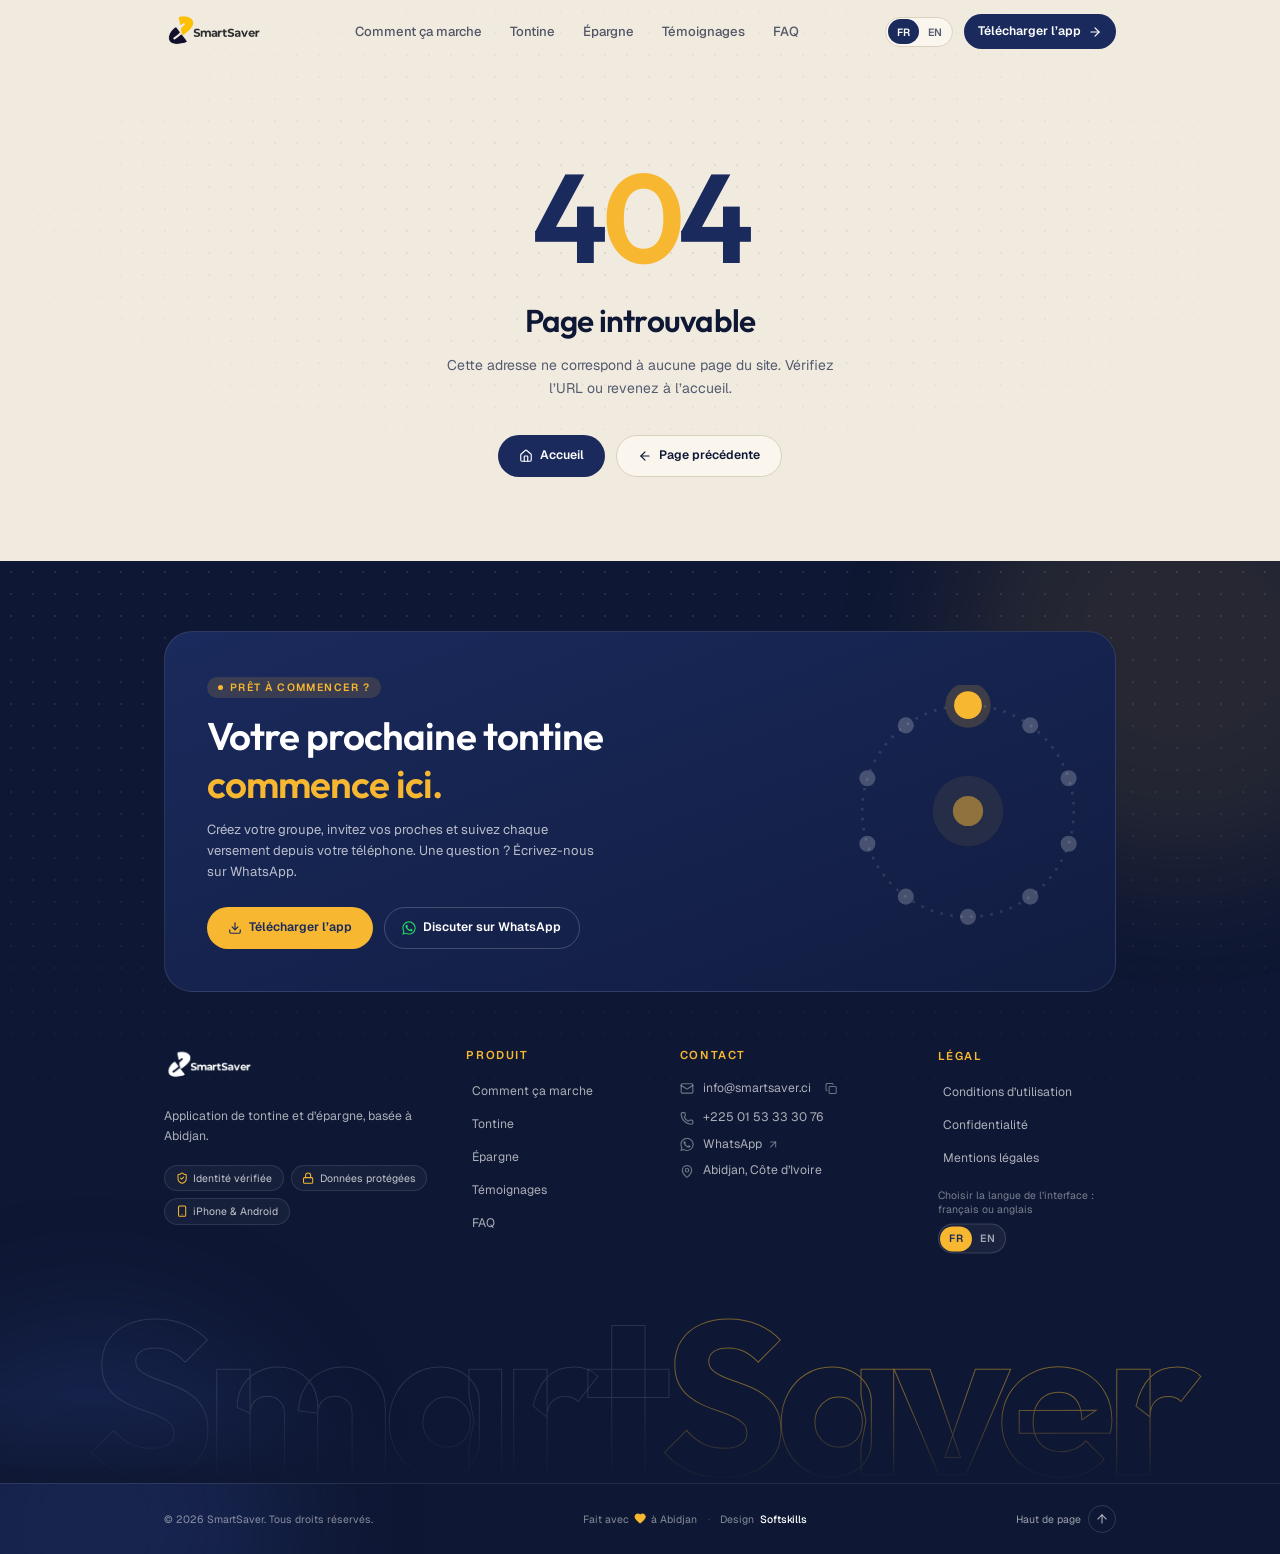
<file: index.html>
<!doctype html>
<html lang="fr">
  <head>
    <meta charset="UTF-8" />
    <link rel="icon" href="/favicon.ico" sizes="any" />
    <link rel="apple-touch-icon" href="/og.png" />
    <meta name="viewport" content="width=device-width, initial-scale=1.0" />
    <meta
      name="description"
      content="Tontines sécurisées, épargne flexible. L’appli SmartSaver en Côte d’Ivoire — Abidjan. Téléchargez iOS & Android sur smartsaver.ci."
    />
    <title>Smartsaver | Gérez votre argent, simplement et en toute sécurité</title>
    <script type="module" crossorigin src="/assets/index-CW-lF_Ml.js"></script>
    <link rel="stylesheet" crossorigin href="/assets/index-BRsYSUwK.css">
  </head>
  <body>
    <div id="root"></div>
  </body>
</html>
</file>
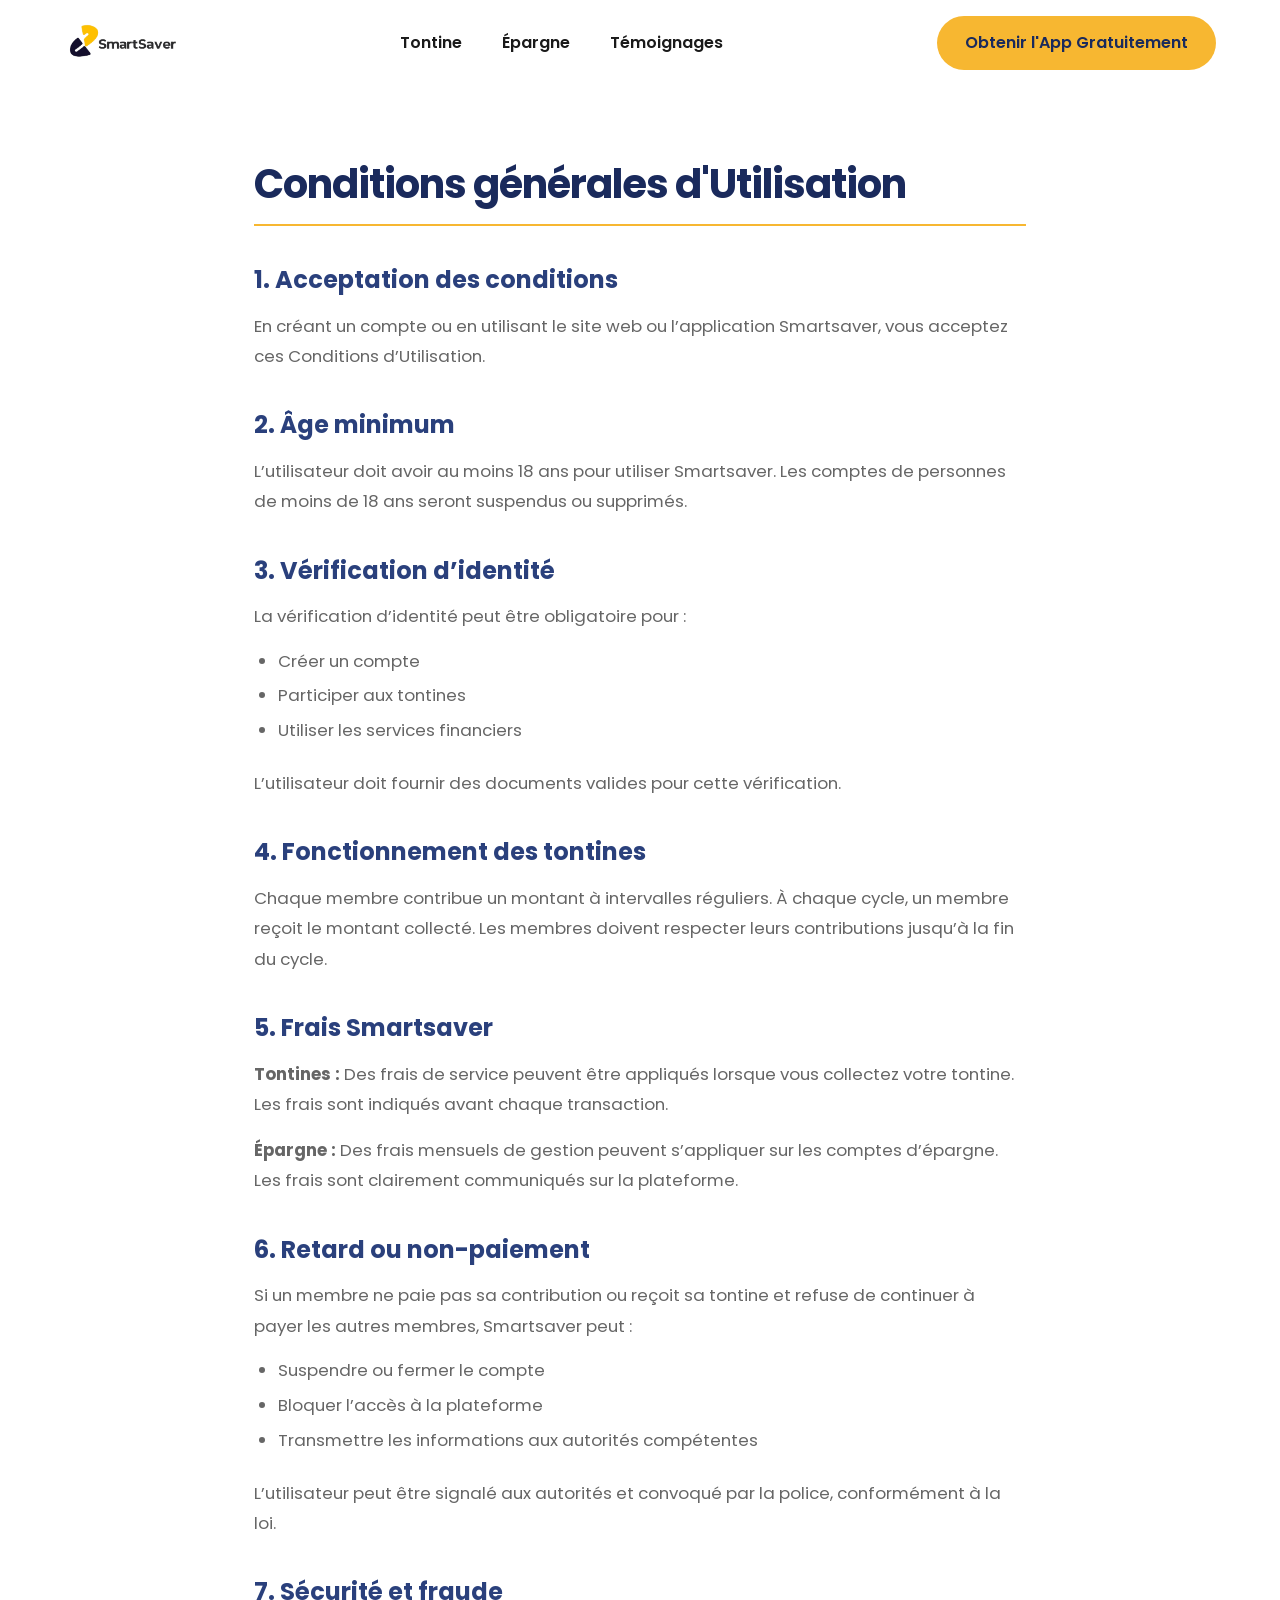
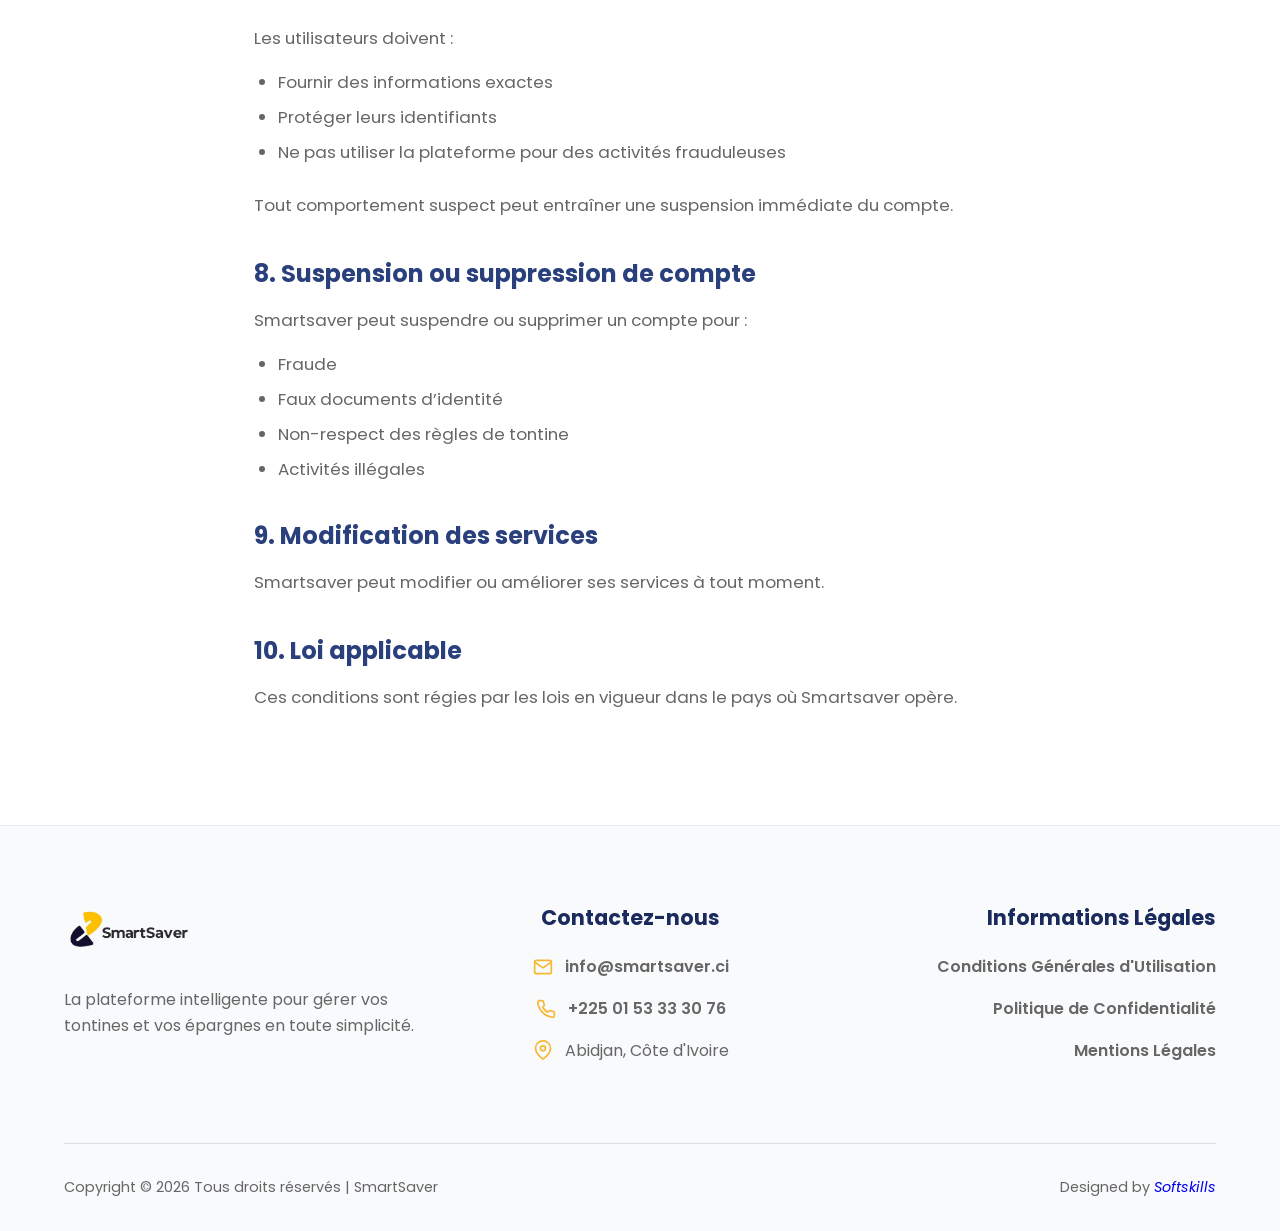
<file: cgu.html>
<!doctype html>
<html lang="fr">
  <head>
    <link rel="icon" type="image/png" href="assets/logo.png" />
    <meta charset="UTF-8" />
    <meta name="viewport" content="width=device-width, initial-scale=1.0" />
    <title>Conditions d'Utilisation - SmartSaver</title>
    <link
      href="https://fonts.googleapis.com/css2?family=Poppins:wght@400;600;700;800&display=swap"
      rel="stylesheet"
    />
    <link rel="stylesheet" href="style.css" />
    <style>
      /* Styles spécifiques pour les pages légales sans toucher au CSS principal */
      .legal-section {
        padding: 10rem 5% 6rem;
        max-width: 900px;
        margin: 0 auto;
        background-color: var(--bg-white);
      }
      .legal-section h1 {
        color: var(--primary);
        font-size: 2.5rem;
        margin-bottom: 2rem;
        border-bottom: 2px solid var(--accent);
        padding-bottom: 1rem;
      }
      .legal-section h2 {
        color: var(--primary-light);
        font-size: 1.5rem;
        margin-top: 2.5rem;
        margin-bottom: 1rem;
      }
      .legal-section p {
        margin-bottom: 1rem;
        font-size: 1.05rem;
        color: var(--text-muted);
        line-height: 1.8;
      }
      .legal-section ul {
        margin-left: 1.5rem;
        margin-bottom: 1.5rem;
      }
      .legal-section li {
        margin-bottom: 0.5rem;
        font-size: 1.05rem;
        color: var(--text-muted);
      }
    </style>
  </head>
  <body>
    <header id="header" class="scrolled">
      <a href="index.html" class="logo-link">
        <img src="assets/logo.png" alt="SmartSaver Logo" class="logo-img" />
      </a>
      <nav class="nav-links">
        <a href="index.html#tontine">Tontine</a>
        <a href="index.html#epargne">Épargne</a>
        <a href="index.html#temoignages">Témoignages</a>
      </nav>
      <a href="index.html#download" class="btn-primary btn-download-app">
        <span class="btn-text">Retour à l'accueil</span>
      </a>
    </header>

    <section class="legal-section reveal">
      <h1>Conditions générales d'Utilisation</h1>

      <h2>1. Acceptation des conditions</h2>
      <p>
        En créant un compte ou en utilisant le site web ou l’application
        Smartsaver, vous acceptez ces Conditions d’Utilisation.
      </p>

      <h2>2. Âge minimum</h2>
      <p>
        L’utilisateur doit avoir au moins 18 ans pour utiliser Smartsaver. Les
        comptes de personnes de moins de 18 ans seront suspendus ou supprimés.
      </p>

      <h2>3. Vérification d’identité</h2>
      <p>La vérification d’identité peut être obligatoire pour :</p>
      <ul>
        <li>Créer un compte</li>
        <li>Participer aux tontines</li>
        <li>Utiliser les services financiers</li>
      </ul>
      <p>
        L’utilisateur doit fournir des documents valides pour cette
        vérification.
      </p>

      <h2>4. Fonctionnement des tontines</h2>
      <p>
        Chaque membre contribue un montant à intervalles réguliers. À chaque
        cycle, un membre reçoit le montant collecté. Les membres doivent
        respecter leurs contributions jusqu’à la fin du cycle.
      </p>

      <h2>5. Frais Smartsaver</h2>
      <p>
        <strong>Tontines :</strong> Des frais de service peuvent être appliqués
        lorsque vous collectez votre tontine. Les frais sont indiqués avant
        chaque transaction.
      </p>
      <p>
        <strong>Épargne :</strong> Des frais mensuels de gestion peuvent
        s’appliquer sur les comptes d’épargne. Les frais sont clairement
        communiqués sur la plateforme.
      </p>

      <h2>6. Retard ou non-paiement</h2>
      <p>
        Si un membre ne paie pas sa contribution ou reçoit sa tontine et refuse
        de continuer à payer les autres membres, Smartsaver peut :
      </p>
      <ul>
        <li>Suspendre ou fermer le compte</li>
        <li>Bloquer l’accès à la plateforme</li>
        <li>Transmettre les informations aux autorités compétentes</li>
      </ul>
      <p>
        L’utilisateur peut être signalé aux autorités et convoqué par la police,
        conformément à la loi.
      </p>

      <h2>7. Sécurité et fraude</h2>
      <p>Les utilisateurs doivent :</p>
      <ul>
        <li>Fournir des informations exactes</li>
        <li>Protéger leurs identifiants</li>
        <li>Ne pas utiliser la plateforme pour des activités frauduleuses</li>
      </ul>
      <p>
        Tout comportement suspect peut entraîner une suspension immédiate du
        compte.
      </p>

      <h2>8. Suspension ou suppression de compte</h2>
      <p>Smartsaver peut suspendre ou supprimer un compte pour :</p>
      <ul>
        <li>Fraude</li>
        <li>Faux documents d’identité</li>
        <li>Non-respect des règles de tontine</li>
        <li>Activités illégales</li>
      </ul>

      <h2>9. Modification des services</h2>
      <p>Smartsaver peut modifier ou améliorer ses services à tout moment.</p>

      <h2>10. Loi applicable</h2>
      <p>
        Ces conditions sont régies par les lois en vigueur dans le pays où
        Smartsaver opère.
      </p>
    </section>

    <footer>
      <div class="footer-content">
        <div class="footer-brand">
          <img
            src="assets/logo.png"
            alt="SmartSaver Logo"
            class="logo-img-footer"
          />
          <p>
            La plateforme intelligente pour gérer vos tontines et vos épargnes
            en toute simplicité.
          </p>
        </div>
        <div class="footer-contact">
          <h4>Contactez-nous</h4>
          <ul>
            <li>
              <span class="icon"
                ><svg
                  width="20"
                  height="20"
                  viewBox="0 0 24 24"
                  fill="none"
                  stroke="currentColor"
                  stroke-width="2"
                  stroke-linecap="round"
                  stroke-linejoin="round"
                >
                  <path
                    d="M4 4h16c1.1 0 2 .9 2 2v12c0 1.1-.9 2-2 2H4c-1.1 0-2-.9-2-2V6c0-1.1.9-2 2-2z"
                  ></path>
                  <polyline points="22,6 12,13 2,6"></polyline></svg></span
              ><a href="mailto:info@smartsaver.ci">info@smartsaver.ci</a>
            </li>
            <li>
              <span class="icon"
                ><svg
                  width="20"
                  height="20"
                  viewBox="0 0 24 24"
                  fill="none"
                  stroke="currentColor"
                  stroke-width="2"
                  stroke-linecap="round"
                  stroke-linejoin="round"
                >
                  <path
                    d="M22 16.92v3a2 2 0 0 1-2.18 2 19.79 19.79 0 0 1-8.63-3.07 19.5 19.5 0 0 1-6-6 19.79 19.79 0 0 1-3.07-8.67A2 2 0 0 1 4.11 2h3a2 2 0 0 1 2 1.72 12.84 12.84 0 0 0 .7 2.81 2 2 0 0 1-.45 2.11L8.09 9.91a16 16 0 0 0 6 6l1.27-1.27a2 2 0 0 1 2.11-.45 12.84 12.84 0 0 0 2.81.7A2 2 0 0 1 22 16.92z"
                  ></path></svg></span
              ><a href="tel:+2250153333076">+225 01 53 33 30 76</a>
            </li>
            <li>
              <span class="icon"
                ><svg
                  width="20"
                  height="20"
                  viewBox="0 0 24 24"
                  fill="none"
                  stroke="currentColor"
                  stroke-width="2"
                  stroke-linecap="round"
                  stroke-linejoin="round"
                >
                  <path
                    d="M21 10c0 7-9 13-9 13s-9-6-9-13a9 9 0 0 1 18 0z"
                  ></path>
                  <circle cx="12" cy="10" r="3"></circle></svg></span
              ><span>Abidjan, Côte d'Ivoire</span>
            </li>
          </ul>
        </div>

        <div class="footer-links">
          <h4>Informations Légales</h4>
          <ul>
            <li><a href="cgu.html">Conditions Générales d'Utilisation</a></li>
            <li>
              <a href="policy.html">Politique de Confidentialité</a>
            </li>
            <li><a href="#">Mentions Légales</a></li>
          </ul>
        </div>
      </div>
      <div class="footer-bottom">
        <div class="footer-left">
          Copyright &copy; 2026 Tous droits réservés | SmartSaver
        </div>
        <div class="footer-right">
          Designed by <a href="#"><em>Softskills</em></a>
        </div>
      </div>
    </footer>
    <script src="script.js"></script>
  </body>
</html>
</file>
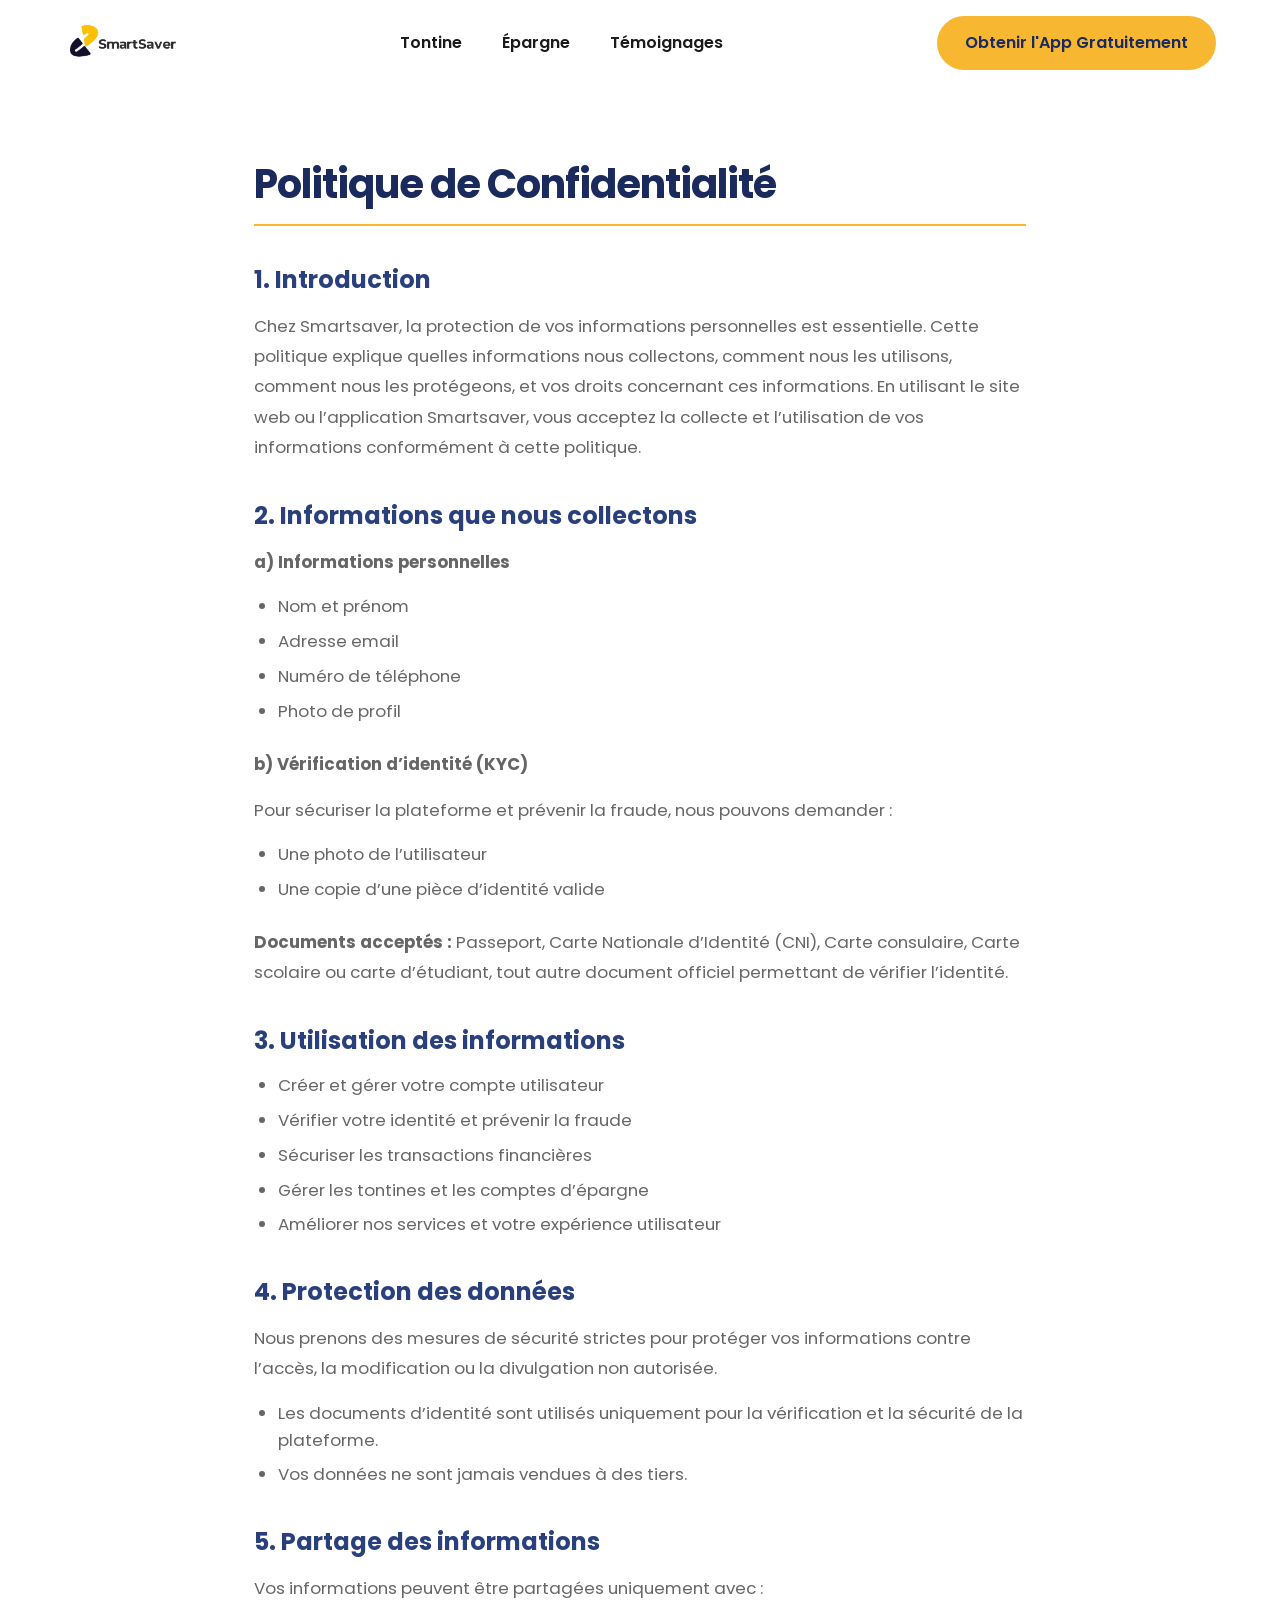
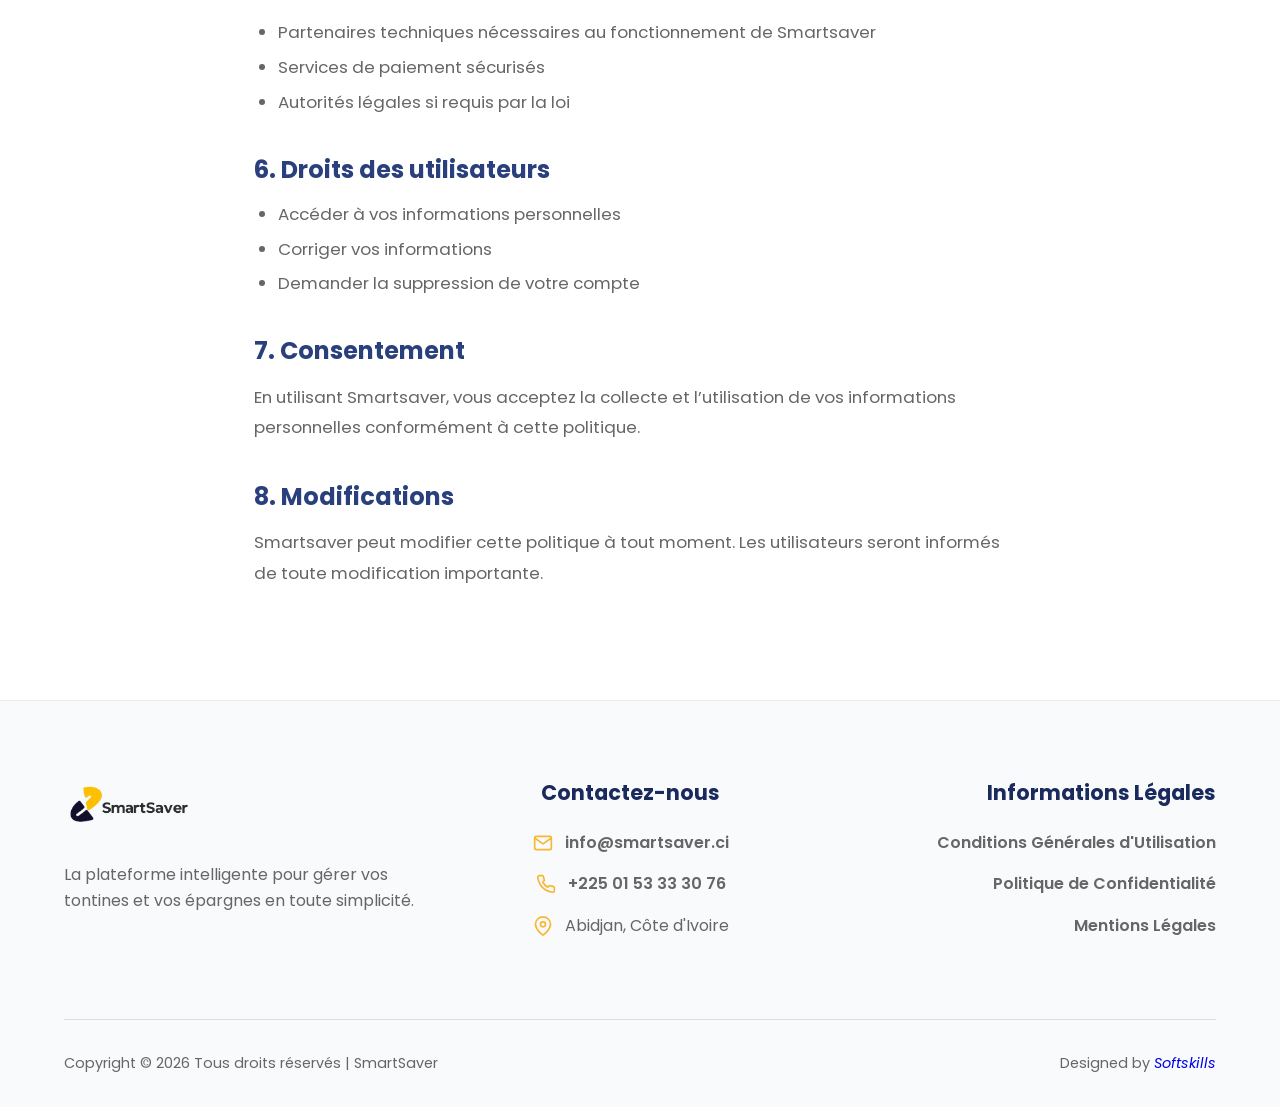
<file: policy.html>
<!doctype html>
<html lang="fr">
  <head>
    <link rel="icon" type="image/png" href="assets/logo.png" />
    <meta charset="UTF-8" />
    <meta name="viewport" content="width=device-width, initial-scale=1.0" />
    <title>Politique de Confidentialité - SmartSaver</title>
    <link
      href="https://fonts.googleapis.com/css2?family=Poppins:wght@400;600;700;800&display=swap"
      rel="stylesheet"
    />
    <link rel="stylesheet" href="style.css" />
    <style>
      /* Styles spécifiques pour les pages légales sans toucher au CSS principal */
      .legal-section {
        padding: 10rem 5% 6rem;
        max-width: 900px;
        margin: 0 auto;
        background-color: var(--bg-white);
      }
      .legal-section h1 {
        color: var(--primary);
        font-size: 2.5rem;
        margin-bottom: 2rem;
        border-bottom: 2px solid var(--accent);
        padding-bottom: 1rem;
      }
      .legal-section h2 {
        color: var(--primary-light);
        font-size: 1.5rem;
        margin-top: 2.5rem;
        margin-bottom: 1rem;
      }
      .legal-section p {
        margin-bottom: 1rem;
        font-size: 1.05rem;
        color: var(--text-muted);
        line-height: 1.8;
      }
      .legal-section ul {
        margin-left: 1.5rem;
        margin-bottom: 1.5rem;
      }
      .legal-section li {
        margin-bottom: 0.5rem;
        font-size: 1.05rem;
        color: var(--text-muted);
      }
    </style>
  </head>
  <body>
    <header id="header" class="scrolled">
      <a href="index.html" class="logo-link">
        <img src="assets/logo.png" alt="SmartSaver Logo" class="logo-img" />
      </a>
      <nav class="nav-links">
        <a href="index.html#tontine">Tontine</a>
        <a href="index.html#epargne">Épargne</a>
        <a href="index.html#temoignages">Témoignages</a>
      </nav>
      <a href="index.html#download" class="btn-primary btn-download-app">
        <span class="btn-text">Retour à l'accueil</span>
      </a>
    </header>

    <section class="legal-section reveal">
      <h1>Politique de Confidentialité</h1>

      <h2>1. Introduction</h2>
      <p>
        Chez Smartsaver, la protection de vos informations personnelles est
        essentielle. Cette politique explique quelles informations nous
        collectons, comment nous les utilisons, comment nous les protégeons, et
        vos droits concernant ces informations. En utilisant le site web ou
        l’application Smartsaver, vous acceptez la collecte et l’utilisation de
        vos informations conformément à cette politique.
      </p>

      <h2>2. Informations que nous collectons</h2>
      <p><strong>a) Informations personnelles</strong></p>
      <ul>
        <li>Nom et prénom</li>
        <li>Adresse email</li>
        <li>Numéro de téléphone</li>
        <li>Photo de profil</li>
      </ul>
      <p><strong>b) Vérification d’identité (KYC)</strong></p>
      <p>
        Pour sécuriser la plateforme et prévenir la fraude, nous pouvons
        demander :
      </p>
      <ul>
        <li>Une photo de l’utilisateur</li>
        <li>Une copie d’une pièce d’identité valide</li>
      </ul>
      <p>
        <strong>Documents acceptés :</strong> Passeport, Carte Nationale
        d’Identité (CNI), Carte consulaire, Carte scolaire ou carte d’étudiant,
        tout autre document officiel permettant de vérifier l’identité.
      </p>

      <h2>3. Utilisation des informations</h2>
      <ul>
        <li>Créer et gérer votre compte utilisateur</li>
        <li>Vérifier votre identité et prévenir la fraude</li>
        <li>Sécuriser les transactions financières</li>
        <li>Gérer les tontines et les comptes d’épargne</li>
        <li>Améliorer nos services et votre expérience utilisateur</li>
      </ul>

      <h2>4. Protection des données</h2>
      <p>
        Nous prenons des mesures de sécurité strictes pour protéger vos
        informations contre l’accès, la modification ou la divulgation non
        autorisée.
      </p>
      <ul>
        <li>
          Les documents d’identité sont utilisés uniquement pour la vérification
          et la sécurité de la plateforme.
        </li>
        <li>Vos données ne sont jamais vendues à des tiers.</li>
      </ul>

      <h2>5. Partage des informations</h2>
      <p>Vos informations peuvent être partagées uniquement avec :</p>
      <ul>
        <li>
          Partenaires techniques nécessaires au fonctionnement de Smartsaver
        </li>
        <li>Services de paiement sécurisés</li>
        <li>Autorités légales si requis par la loi</li>
      </ul>

      <h2>6. Droits des utilisateurs</h2>
      <ul>
        <li>Accéder à vos informations personnelles</li>
        <li>Corriger vos informations</li>
        <li>Demander la suppression de votre compte</li>
      </ul>

      <h2>7. Consentement</h2>
      <p>
        En utilisant Smartsaver, vous acceptez la collecte et l’utilisation de
        vos informations personnelles conformément à cette politique.
      </p>

      <h2>8. Modifications</h2>
      <p>
        Smartsaver peut modifier cette politique à tout moment. Les utilisateurs
        seront informés de toute modification importante.
      </p>
    </section>

    <footer>
      <div class="footer-content">
        <div class="footer-brand">
          <img
            src="assets/logo.png"
            alt="SmartSaver Logo"
            class="logo-img-footer"
          />
          <p>
            La plateforme intelligente pour gérer vos tontines et vos épargnes
            en toute simplicité.
          </p>
        </div>
        <div class="footer-contact">
          <h4>Contactez-nous</h4>
          <ul>
            <li>
              <span class="icon"
                ><svg
                  width="20"
                  height="20"
                  viewBox="0 0 24 24"
                  fill="none"
                  stroke="currentColor"
                  stroke-width="2"
                  stroke-linecap="round"
                  stroke-linejoin="round"
                >
                  <path
                    d="M4 4h16c1.1 0 2 .9 2 2v12c0 1.1-.9 2-2 2H4c-1.1 0-2-.9-2-2V6c0-1.1.9-2 2-2z"
                  ></path>
                  <polyline points="22,6 12,13 2,6"></polyline></svg></span
              ><a href="mailto:info@smartsaver.ci">info@smartsaver.ci</a>
            </li>
            <li>
              <span class="icon"
                ><svg
                  width="20"
                  height="20"
                  viewBox="0 0 24 24"
                  fill="none"
                  stroke="currentColor"
                  stroke-width="2"
                  stroke-linecap="round"
                  stroke-linejoin="round"
                >
                  <path
                    d="M22 16.92v3a2 2 0 0 1-2.18 2 19.79 19.79 0 0 1-8.63-3.07 19.5 19.5 0 0 1-6-6 19.79 19.79 0 0 1-3.07-8.67A2 2 0 0 1 4.11 2h3a2 2 0 0 1 2 1.72 12.84 12.84 0 0 0 .7 2.81 2 2 0 0 1-.45 2.11L8.09 9.91a16 16 0 0 0 6 6l1.27-1.27a2 2 0 0 1 2.11-.45 12.84 12.84 0 0 0 2.81.7A2 2 0 0 1 22 16.92z"
                  ></path></svg></span
              ><a href="tel:+2250153333076">+225 01 53 33 30 76</a>
            </li>
            <li>
              <span class="icon"
                ><svg
                  width="20"
                  height="20"
                  viewBox="0 0 24 24"
                  fill="none"
                  stroke="currentColor"
                  stroke-width="2"
                  stroke-linecap="round"
                  stroke-linejoin="round"
                >
                  <path
                    d="M21 10c0 7-9 13-9 13s-9-6-9-13a9 9 0 0 1 18 0z"
                  ></path>
                  <circle cx="12" cy="10" r="3"></circle></svg></span
              ><span>Abidjan, Côte d'Ivoire</span>
            </li>
          </ul>
        </div>

        <div class="footer-links">
          <h4>Informations Légales</h4>
          <ul>
            <li><a href="cgu.html">Conditions Générales d'Utilisation</a></li>
            <li>
              <a href="policy.html">Politique de Confidentialité</a>
            </li>
            <li><a href="#">Mentions Légales</a></li>
          </ul>
        </div>
      </div>
      <div class="footer-bottom">
        <div class="footer-left">
          Copyright &copy; 2026 Tous droits réservés | SmartSaver
        </div>
        <div class="footer-right">
          Designed by <a href="#"><em>Softskills</em></a>
        </div>
      </div>
    </footer>
    <script src="script.js"></script>
  </body>
</html>
</file>
<file: assets/index-BRsYSUwK.css>
@layer properties{@supports (((-webkit-hyphens:none)) and (not (margin-trim:inline))) or ((-moz-orient:inline) and (not (color:rgb(from red r g b)))){*,:before,:after,::backdrop{--tw-translate-x:0;--tw-translate-y:0;--tw-translate-z:0;--tw-scale-x:1;--tw-scale-y:1;--tw-scale-z:1;--tw-rotate-x:initial;--tw-rotate-y:initial;--tw-rotate-z:initial;--tw-skew-x:initial;--tw-skew-y:initial;--tw-space-y-reverse:0;--tw-divide-y-reverse:0;--tw-border-style:solid;--tw-gradient-position:initial;--tw-gradient-from:#0000;--tw-gradient-via:#0000;--tw-gradient-to:#0000;--tw-gradient-stops:initial;--tw-gradient-via-stops:initial;--tw-gradient-from-position:0%;--tw-gradient-via-position:50%;--tw-gradient-to-position:100%;--tw-leading:initial;--tw-font-weight:initial;--tw-tracking:initial;--tw-ordinal:initial;--tw-slashed-zero:initial;--tw-numeric-figure:initial;--tw-numeric-spacing:initial;--tw-numeric-fraction:initial;--tw-shadow:0 0 #0000;--tw-shadow-color:initial;--tw-shadow-alpha:100%;--tw-inset-shadow:0 0 #0000;--tw-inset-shadow-color:initial;--tw-inset-shadow-alpha:100%;--tw-ring-color:initial;--tw-ring-shadow:0 0 #0000;--tw-inset-ring-color:initial;--tw-inset-ring-shadow:0 0 #0000;--tw-ring-inset:initial;--tw-ring-offset-width:0px;--tw-ring-offset-color:#fff;--tw-ring-offset-shadow:0 0 #0000;--tw-outline-style:solid;--tw-blur:initial;--tw-brightness:initial;--tw-contrast:initial;--tw-grayscale:initial;--tw-hue-rotate:initial;--tw-invert:initial;--tw-opacity:initial;--tw-saturate:initial;--tw-sepia:initial;--tw-drop-shadow:initial;--tw-drop-shadow-color:initial;--tw-drop-shadow-alpha:100%;--tw-drop-shadow-size:initial;--tw-backdrop-blur:initial;--tw-backdrop-brightness:initial;--tw-backdrop-contrast:initial;--tw-backdrop-grayscale:initial;--tw-backdrop-hue-rotate:initial;--tw-backdrop-invert:initial;--tw-backdrop-opacity:initial;--tw-backdrop-saturate:initial;--tw-backdrop-sepia:initial;--tw-duration:initial;--tw-ease:initial;--tw-content:"";--tw-animation-delay:0s;--tw-animation-direction:normal;--tw-animation-duration:initial;--tw-animation-fill-mode:none;--tw-animation-iteration-count:1;--tw-enter-blur:0;--tw-enter-opacity:1;--tw-enter-rotate:0;--tw-enter-scale:1;--tw-enter-translate-x:0;--tw-enter-translate-y:0;--tw-exit-blur:0;--tw-exit-opacity:1;--tw-exit-rotate:0;--tw-exit-scale:1;--tw-exit-translate-x:0;--tw-exit-translate-y:0}}}@layer theme{:root,:host{--font-mono:ui-monospace, SFMono-Regular, Menlo, Monaco, Consolas, "Liberation Mono", "Courier New", monospace;--color-black:#000;--color-white:#fff;--spacing:.25rem;--container-xs:20rem;--container-sm:24rem;--container-md:28rem;--container-lg:32rem;--container-xl:36rem;--container-2xl:42rem;--container-3xl:48rem;--text-xs:.75rem;--text-xs--line-height:calc(1 / .75);--text-sm:.875rem;--text-sm--line-height:calc(1.25 / .875);--text-base:1rem;--text-base--line-height: 1.5 ;--text-lg:1.125rem;--text-lg--line-height:calc(1.75 / 1.125);--text-xl:1.25rem;--text-xl--line-height:calc(1.75 / 1.25);--text-2xl:1.5rem;--text-2xl--line-height:calc(2 / 1.5);--text-3xl:1.875rem;--text-3xl--line-height: 1.2 ;--text-4xl:2.25rem;--text-4xl--line-height:calc(2.5 / 2.25);--text-5xl:3rem;--text-5xl--line-height:1;--text-6xl:3.75rem;--text-6xl--line-height:1;--font-weight-medium:500;--font-weight-semibold:600;--font-weight-bold:700;--tracking-tighter:-.05em;--tracking-tight:-.025em;--tracking-wide:.025em;--tracking-wider:.05em;--leading-tight:1.25;--leading-snug:1.375;--leading-relaxed:1.625;--radius-md:calc(var(--radius) * .75);--ease-in-out:cubic-bezier(.4, 0, .2, 1);--animate-spin:spin 1s linear infinite;--blur-xs:4px;--blur-md:12px;--blur-xl:24px;--blur-3xl:64px;--default-transition-duration:.15s;--default-transition-timing-function:cubic-bezier(.4, 0, .2, 1);--default-font-family:"Geist Variable", ui-sans-serif, sans-serif;--default-mono-font-family:var(--font-mono)}}@layer base{*,:after,:before,::backdrop{box-sizing:border-box;border:0 solid;margin:0;padding:0}::file-selector-button{box-sizing:border-box;border:0 solid;margin:0;padding:0}html,:host{-webkit-text-size-adjust:100%;tab-size:4;line-height:1.5;font-family:var(--default-font-family,ui-sans-serif, system-ui, sans-serif, "Apple Color Emoji", "Segoe UI Emoji", "Segoe UI Symbol", "Noto Color Emoji");font-feature-settings:var(--default-font-feature-settings,normal);font-variation-settings:var(--default-font-variation-settings,normal);-webkit-tap-highlight-color:transparent}hr{height:0;color:inherit;border-top-width:1px}abbr:where([title]){-webkit-text-decoration:underline dotted;text-decoration:underline dotted}h1,h2,h3,h4,h5,h6{font-size:inherit;font-weight:inherit}a{color:inherit;-webkit-text-decoration:inherit;text-decoration:inherit}b,strong{font-weight:bolder}code,kbd,samp,pre{font-family:var(--default-mono-font-family,ui-monospace, SFMono-Regular, Menlo, Monaco, Consolas, "Liberation Mono", "Courier New", monospace);font-feature-settings:var(--default-mono-font-feature-settings,normal);font-variation-settings:var(--default-mono-font-variation-settings,normal);font-size:1em}small{font-size:80%}sub,sup{vertical-align:baseline;font-size:75%;line-height:0;position:relative}sub{bottom:-.25em}sup{top:-.5em}table{text-indent:0;border-color:inherit;border-collapse:collapse}:-moz-focusring{outline:auto}progress{vertical-align:baseline}summary{display:list-item}ol,ul,menu{list-style:none}img,svg,video,canvas,audio,iframe,embed,object{vertical-align:middle;display:block}img,video{max-width:100%;height:auto}button,input,select,optgroup,textarea{font:inherit;font-feature-settings:inherit;font-variation-settings:inherit;letter-spacing:inherit;color:inherit;opacity:1;background-color:#0000;border-radius:0}::file-selector-button{font:inherit;font-feature-settings:inherit;font-variation-settings:inherit;letter-spacing:inherit;color:inherit;opacity:1;background-color:#0000;border-radius:0}:where(select:is([multiple],[size])) optgroup{font-weight:bolder}:where(select:is([multiple],[size])) optgroup option{padding-inline-start:20px}::file-selector-button{margin-inline-end:4px}::placeholder{opacity:1}@supports (not ((-webkit-appearance:-apple-pay-button))) or (contain-intrinsic-size:1px){::placeholder{color:currentColor}@supports (color:color-mix(in lab,red,red)){::placeholder{color:color-mix(in oklab,currentcolor 50%,transparent)}}}textarea{resize:vertical}::-webkit-search-decoration{-webkit-appearance:none}::-webkit-date-and-time-value{min-height:1lh;text-align:inherit}::-webkit-datetime-edit{display:inline-flex}::-webkit-datetime-edit-fields-wrapper{padding:0}::-webkit-datetime-edit{padding-block:0}::-webkit-datetime-edit-year-field{padding-block:0}::-webkit-datetime-edit-month-field{padding-block:0}::-webkit-datetime-edit-day-field{padding-block:0}::-webkit-datetime-edit-hour-field{padding-block:0}::-webkit-datetime-edit-minute-field{padding-block:0}::-webkit-datetime-edit-second-field{padding-block:0}::-webkit-datetime-edit-millisecond-field{padding-block:0}::-webkit-datetime-edit-meridiem-field{padding-block:0}::-webkit-calendar-picker-indicator{line-height:1}:-moz-ui-invalid{box-shadow:none}button,input:where([type=button],[type=reset],[type=submit]){appearance:button}::file-selector-button{appearance:button}::-webkit-inner-spin-button{height:auto}::-webkit-outer-spin-button{height:auto}[hidden]:where(:not([hidden=until-found])){display:none!important}*,:before,:after{box-sizing:border-box}*{border-color:var(--border);outline-color:var(--ring)}@supports (color:color-mix(in lab,red,red)){*{outline-color:color-mix(in oklab,var(--ring) 50%,transparent)}}html{scroll-behavior:smooth;-webkit-font-smoothing:antialiased;-moz-osx-font-smoothing:grayscale;scroll-padding-top:5.5rem;font-family:Geist Variable,ui-sans-serif,sans-serif;font-size:93.75%}@media(min-width:1024px){html{font-size:clamp(14px,8.5px + .38vw,20px)}}body{margin:calc(var(--spacing) * 0);background-color:var(--background);--tw-leading:var(--leading-relaxed);min-height:100vh;line-height:var(--leading-relaxed);color:var(--foreground);overflow-x:hidden}a{text-decoration-line:none}h1,h2,h3,h4{--tw-leading:var(--leading-tight);font-family:Outfit Variable,Outfit,ui-sans-serif,sans-serif;line-height:var(--leading-tight);--tw-font-weight:var(--font-weight-semibold);font-weight:var(--font-weight-semibold);--tw-tracking:var(--tracking-tight);letter-spacing:var(--tracking-tight)}::selection{background:var(--saffron);color:var(--navy)}@media(prefers-reduced-motion:reduce){html{scroll-behavior:auto}.ss-loader span{opacity:1;animation:none}}}@layer components{.ss-highlight{white-space:nowrap;z-index:0;position:relative}.ss-highlight:after{content:"";background:var(--saffron);z-index:-1;border-radius:.2em;height:.36em;position:absolute;bottom:.06em;left:-.08em;right:-.08em;transform:skew(-8deg)}.ss-dots{background-image:radial-gradient(#0e173317 1px,#0000 1px);background-size:22px 22px}.ss-dots-light{background-image:radial-gradient(#ffffff1a 1px,#0000 1px);background-size:22px 22px}.ss-eyebrow{letter-spacing:.14em;text-transform:uppercase;color:var(--muted-foreground);align-items:center;gap:.5rem;font-size:.8125rem;font-weight:600;display:inline-flex}.ss-eyebrow:before{content:"";background:var(--saffron);border-radius:2px;width:1.25rem;height:2px}.ss-loader{gap:.5rem;display:flex}.ss-loader span{background:var(--navy);border-radius:9999px;width:.625rem;height:.625rem;animation:1s ease-in-out infinite ss-bounce}.ss-loader span:nth-child(2){background:var(--saffron);animation-delay:.15s}.ss-loader span:nth-child(3){animation-delay:.3s}@keyframes ss-bounce{0%,to{opacity:.5;transform:translateY(0)}50%{opacity:1;transform:translateY(-8px)}}}@layer utilities{.pointer-events-none{pointer-events:none}.visible{visibility:visible}.sr-only{clip-path:inset(50%);white-space:nowrap;border-width:0;width:1px;height:1px;margin:-1px;padding:0;position:absolute;overflow:hidden}.absolute{position:absolute}.fixed{position:fixed}.relative{position:relative}.inset-0{inset:calc(var(--spacing) * 0)}.inset-x-0{inset-inline:calc(var(--spacing) * 0)}.start{inset-inline-start:var(--spacing)}.end{inset-inline-end:var(--spacing)}.-top-10{top:calc(var(--spacing) * -10)}.-top-40{top:calc(var(--spacing) * -40)}.-top-48{top:calc(var(--spacing) * -48)}.top-0{top:calc(var(--spacing) * 0)}.top-1\/2{top:50%}.top-2\.5{top:calc(var(--spacing) * 2.5)}.top-3{top:calc(var(--spacing) * 3)}.top-\[3\.25rem\]{top:3.25rem}.top-\[40\%\]{top:40%}.top-\[66\%\]{top:66%}.-right-3{right:calc(var(--spacing) * -3)}.-right-10{right:calc(var(--spacing) * -10)}.-right-40{right:calc(var(--spacing) * -40)}.-right-48{right:calc(var(--spacing) * -48)}.-right-\[0\.08em\]{right:-.08em}.right-3{right:calc(var(--spacing) * 3)}.right-4{right:calc(var(--spacing) * 4)}.right-7{right:calc(var(--spacing) * 7)}.right-\[-10\%\]{right:-10%}.-bottom-48{bottom:calc(var(--spacing) * -48)}.bottom-0{bottom:calc(var(--spacing) * 0)}.bottom-5{bottom:calc(var(--spacing) * 5)}.bottom-\[0\.1em\]{bottom:.1em}.-left-3{left:calc(var(--spacing) * -3)}.-left-40{left:calc(var(--spacing) * -40)}.-left-\[0\.08em\]{left:-.08em}.left-1\/2{left:50%}.left-7{left:calc(var(--spacing) * 7)}.left-\[-8\%\]{left:-8%}.-z-10{z-index:-10}.z-0{z-index:0}.z-10{z-index:10}.z-20{z-index:20}.z-40{z-index:40}.z-50{z-index:50}.order-1{order:1}.order-2{order:2}.mx-1\.5{margin-inline:calc(var(--spacing) * 1.5)}.mx-auto{margin-inline:auto}.-mt-\[0\.22em\]{margin-top:-.22em}.mt-0\.5{margin-top:calc(var(--spacing) * .5)}.mt-1{margin-top:calc(var(--spacing) * 1)}.mt-1\.5{margin-top:calc(var(--spacing) * 1.5)}.mt-2{margin-top:calc(var(--spacing) * 2)}.mt-2\.5{margin-top:calc(var(--spacing) * 2.5)}.mt-3{margin-top:calc(var(--spacing) * 3)}.mt-4{margin-top:calc(var(--spacing) * 4)}.mt-5{margin-top:calc(var(--spacing) * 5)}.mt-6{margin-top:calc(var(--spacing) * 6)}.mt-7{margin-top:calc(var(--spacing) * 7)}.mt-8{margin-top:calc(var(--spacing) * 8)}.mt-10{margin-top:calc(var(--spacing) * 10)}.mt-12{margin-top:calc(var(--spacing) * 12)}.mt-14{margin-top:calc(var(--spacing) * 14)}.mt-auto{margin-top:auto}.-mb-\[0\.12em\]{margin-bottom:-.12em}.mb-2{margin-bottom:calc(var(--spacing) * 2)}.mb-5{margin-bottom:calc(var(--spacing) * 5)}.mb-8{margin-bottom:calc(var(--spacing) * 8)}.mb-10{margin-bottom:calc(var(--spacing) * 10)}.\!flex{display:flex!important}.block{display:block}.flex{display:flex}.grid{display:grid}.hidden{display:none}.inline-block{display:inline-block}.inline-flex{display:inline-flex}.aspect-\[9\/15\]{aspect-ratio:9/15}.aspect-\[9\/18\.5\]{aspect-ratio:9/18.5}.size-1\.5{width:calc(var(--spacing) * 1.5);height:calc(var(--spacing) * 1.5)}.size-3\.5{width:calc(var(--spacing) * 3.5);height:calc(var(--spacing) * 3.5)}.size-4{width:calc(var(--spacing) * 4);height:calc(var(--spacing) * 4)}.size-5{width:calc(var(--spacing) * 5);height:calc(var(--spacing) * 5)}.size-6{width:calc(var(--spacing) * 6);height:calc(var(--spacing) * 6)}.size-7{width:calc(var(--spacing) * 7);height:calc(var(--spacing) * 7)}.size-8{width:calc(var(--spacing) * 8);height:calc(var(--spacing) * 8)}.size-9{width:calc(var(--spacing) * 9);height:calc(var(--spacing) * 9)}.size-10{width:calc(var(--spacing) * 10);height:calc(var(--spacing) * 10)}.size-11{width:calc(var(--spacing) * 11);height:calc(var(--spacing) * 11)}.size-12{width:calc(var(--spacing) * 12);height:calc(var(--spacing) * 12)}.size-14{width:calc(var(--spacing) * 14);height:calc(var(--spacing) * 14)}.size-20{width:calc(var(--spacing) * 20);height:calc(var(--spacing) * 20)}.size-56{width:calc(var(--spacing) * 56);height:calc(var(--spacing) * 56)}.size-112{width:calc(var(--spacing) * 112);height:calc(var(--spacing) * 112)}.size-128{width:calc(var(--spacing) * 128);height:calc(var(--spacing) * 128)}.size-\[26rem\]{width:26rem;height:26rem}.size-\[34rem\]{width:34rem;height:34rem}.size-\[36rem\]{width:36rem;height:36rem}.size-\[44rem\]{width:44rem;height:44rem}.h-\(--radix-accordion-content-height\){height:var(--radix-accordion-content-height)}.h-0\.5{height:calc(var(--spacing) * .5)}.h-1{height:calc(var(--spacing) * 1)}.h-1\.5{height:calc(var(--spacing) * 1.5)}.h-1\/2{height:50%}.h-2{height:calc(var(--spacing) * 2)}.h-3{height:calc(var(--spacing) * 3)}.h-5{height:calc(var(--spacing) * 5)}.h-6{height:calc(var(--spacing) * 6)}.h-7{height:calc(var(--spacing) * 7)}.h-8{height:calc(var(--spacing) * 8)}.h-9{height:calc(var(--spacing) * 9)}.h-10{height:calc(var(--spacing) * 10)}.h-12{height:calc(var(--spacing) * 12)}.h-13{height:calc(var(--spacing) * 13)}.h-14{height:calc(var(--spacing) * 14)}.h-16{height:calc(var(--spacing) * 16)}.h-\[0\.36em\]{height:.36em}.h-full{height:100%}.h-px{height:1px}.min-h-dvh{min-height:100dvh}.min-h-screen{min-height:100vh}.w-0{width:calc(var(--spacing) * 0)}.w-5{width:calc(var(--spacing) * 5)}.w-24{width:calc(var(--spacing) * 24)}.w-\[13\.5rem\]{width:13.5rem}.w-\[15rem\]{width:15rem}.w-\[16\.5rem\]{width:16.5rem}.w-\[min\(100\%\,22rem\)\]{width:min(100%,22rem)}.w-auto{width:auto}.w-fit{width:fit-content}.w-full{width:100%}.max-w-2xl{max-width:var(--container-2xl)}.max-w-3xl{max-width:var(--container-3xl)}.max-w-\[76rem\]{max-width:76rem}.max-w-\[82rem\]{max-width:82rem}.max-w-lg{max-width:var(--container-lg)}.max-w-md{max-width:var(--container-md)}.max-w-sm{max-width:var(--container-sm)}.max-w-xl{max-width:var(--container-xl)}.max-w-xs{max-width:var(--container-xs)}.min-w-0{min-width:calc(var(--spacing) * 0)}.min-w-9{min-width:calc(var(--spacing) * 9)}.min-w-44{min-width:calc(var(--spacing) * 44)}.flex-1{flex:1}.shrink-0{flex-shrink:0}.origin-bottom{transform-origin:bottom}.origin-left{transform-origin:0}.-translate-x-1\/2{--tw-translate-x: -50% ;translate:var(--tw-translate-x) var(--tw-translate-y)}.-translate-y-1\/3{--tw-translate-y:calc(calc(1 / 3 * 100%) * -1);translate:var(--tw-translate-x) var(--tw-translate-y)}.scale-x-0{--tw-scale-x:0%;scale:var(--tw-scale-x) var(--tw-scale-y)}.scale-x-100{--tw-scale-x:100%;scale:var(--tw-scale-x) var(--tw-scale-y)}.-skew-x-\[8deg\]{--tw-skew-x:skewX( -8deg );transform:var(--tw-rotate-x,) var(--tw-rotate-y,) var(--tw-rotate-z,) var(--tw-skew-x,) var(--tw-skew-y,)}.animate-spin{animation:var(--animate-spin)}.cursor-not-allowed{cursor:not-allowed}.cursor-pointer{cursor:pointer}.resize{resize:both}.grid-cols-2{grid-template-columns:repeat(2,minmax(0,1fr))}.grid-cols-3{grid-template-columns:repeat(3,minmax(0,1fr))}.flex-col{flex-direction:column}.flex-wrap{flex-wrap:wrap}.items-baseline{align-items:baseline}.items-center{align-items:center}.items-end{align-items:flex-end}.items-start{align-items:flex-start}.justify-between{justify-content:space-between}.justify-center{justify-content:center}.gap-0{gap:calc(var(--spacing) * 0)}.gap-0\.5{gap:calc(var(--spacing) * .5)}.gap-1{gap:calc(var(--spacing) * 1)}.gap-1\.5{gap:calc(var(--spacing) * 1.5)}.gap-2{gap:calc(var(--spacing) * 2)}.gap-2\.5{gap:calc(var(--spacing) * 2.5)}.gap-3{gap:calc(var(--spacing) * 3)}.gap-4{gap:calc(var(--spacing) * 4)}.gap-6{gap:calc(var(--spacing) * 6)}.gap-8{gap:calc(var(--spacing) * 8)}.gap-10{gap:calc(var(--spacing) * 10)}.gap-12{gap:calc(var(--spacing) * 12)}.gap-14{gap:calc(var(--spacing) * 14)}.gap-16{gap:calc(var(--spacing) * 16)}.gap-px{gap:1px}:where(.space-y-2>:not(:last-child)){--tw-space-y-reverse:0;margin-block-start:calc(calc(var(--spacing) * 2) * var(--tw-space-y-reverse));margin-block-end:calc(calc(var(--spacing) * 2) * calc(1 - var(--tw-space-y-reverse)))}:where(.space-y-2\.5>:not(:last-child)){--tw-space-y-reverse:0;margin-block-start:calc(calc(var(--spacing) * 2.5) * var(--tw-space-y-reverse));margin-block-end:calc(calc(var(--spacing) * 2.5) * calc(1 - var(--tw-space-y-reverse)))}:where(.space-y-3>:not(:last-child)){--tw-space-y-reverse:0;margin-block-start:calc(calc(var(--spacing) * 3) * var(--tw-space-y-reverse));margin-block-end:calc(calc(var(--spacing) * 3) * calc(1 - var(--tw-space-y-reverse)))}:where(.space-y-4>:not(:last-child)){--tw-space-y-reverse:0;margin-block-start:calc(calc(var(--spacing) * 4) * var(--tw-space-y-reverse));margin-block-end:calc(calc(var(--spacing) * 4) * calc(1 - var(--tw-space-y-reverse)))}:where(.space-y-5>:not(:last-child)){--tw-space-y-reverse:0;margin-block-start:calc(calc(var(--spacing) * 5) * var(--tw-space-y-reverse));margin-block-end:calc(calc(var(--spacing) * 5) * calc(1 - var(--tw-space-y-reverse)))}:where(.space-y-6>:not(:last-child)){--tw-space-y-reverse:0;margin-block-start:calc(calc(var(--spacing) * 6) * var(--tw-space-y-reverse));margin-block-end:calc(calc(var(--spacing) * 6) * calc(1 - var(--tw-space-y-reverse)))}:where(.space-y-7>:not(:last-child)){--tw-space-y-reverse:0;margin-block-start:calc(calc(var(--spacing) * 7) * var(--tw-space-y-reverse));margin-block-end:calc(calc(var(--spacing) * 7) * calc(1 - var(--tw-space-y-reverse)))}:where(.space-y-8>:not(:last-child)){--tw-space-y-reverse:0;margin-block-start:calc(calc(var(--spacing) * 8) * var(--tw-space-y-reverse));margin-block-end:calc(calc(var(--spacing) * 8) * calc(1 - var(--tw-space-y-reverse)))}:where(.space-y-9>:not(:last-child)){--tw-space-y-reverse:0;margin-block-start:calc(calc(var(--spacing) * 9) * var(--tw-space-y-reverse));margin-block-end:calc(calc(var(--spacing) * 9) * calc(1 - var(--tw-space-y-reverse)))}:where(.space-y-10>:not(:last-child)){--tw-space-y-reverse:0;margin-block-start:calc(calc(var(--spacing) * 10) * var(--tw-space-y-reverse));margin-block-end:calc(calc(var(--spacing) * 10) * calc(1 - var(--tw-space-y-reverse)))}:where(.space-y-14>:not(:last-child)){--tw-space-y-reverse:0;margin-block-start:calc(calc(var(--spacing) * 14) * var(--tw-space-y-reverse));margin-block-end:calc(calc(var(--spacing) * 14) * calc(1 - var(--tw-space-y-reverse)))}.gap-x-6{column-gap:calc(var(--spacing) * 6)}.gap-y-2{row-gap:calc(var(--spacing) * 2)}:where(.divide-y>:not(:last-child)){--tw-divide-y-reverse:0;border-bottom-style:var(--tw-border-style);border-top-style:var(--tw-border-style);border-top-width:calc(1px * var(--tw-divide-y-reverse));border-bottom-width:calc(1px * calc(1 - var(--tw-divide-y-reverse)))}:where(.divide-border>:not(:last-child)){border-color:var(--border)}.self-end{align-self:flex-end}.truncate{text-overflow:ellipsis;white-space:nowrap;overflow:hidden}.overflow-hidden{overflow:hidden}.overflow-x-clip{overflow-x:clip}.rounded-2xl{border-radius:calc(var(--radius) * 1.5)}.rounded-3xl{border-radius:calc(var(--radius) * 2)}.rounded-\[0\.2em\]{border-radius:.2em}.rounded-\[1\.6rem\]{border-radius:1.6rem}.rounded-\[2\.75rem\]{border-radius:2.75rem}.rounded-\[2rem\]{border-radius:2rem}.rounded-\[min\(var\(--radius-md\)\,10px\)\]{border-radius:min(var(--radius-md),10px)}.rounded-\[min\(var\(--radius-md\)\,12px\)\]{border-radius:min(var(--radius-md),12px)}.rounded-full{border-radius:3.40282e38px}.rounded-lg{border-radius:var(--radius)}.rounded-md{border-radius:calc(var(--radius) * .75)}.rounded-sm{border-radius:calc(var(--radius) * .5)}.rounded-xl{border-radius:calc(var(--radius) * 1.25)}.rounded-t-\[1\.75rem\]{border-top-left-radius:1.75rem;border-top-right-radius:1.75rem}.rounded-t-\[2\.25rem\]{border-top-left-radius:2.25rem;border-top-right-radius:2.25rem}.border{border-style:var(--tw-border-style);border-width:1px}.border-\[7px\]{border-style:var(--tw-border-style);border-width:7px}.border-\[10px\]{border-style:var(--tw-border-style);border-width:10px}.border-t{border-top-style:var(--tw-border-style);border-top-width:1px}.border-b{border-bottom-style:var(--tw-border-style);border-bottom-width:1px}.border-b-0{border-bottom-style:var(--tw-border-style);border-bottom-width:0}.border-l{border-left-style:var(--tw-border-style);border-left-width:1px}.border-border,.border-border\/70{border-color:var(--border)}@supports (color:color-mix(in lab,red,red)){.border-border\/70{border-color:color-mix(in oklab,var(--border) 70%,transparent)}}.border-border\/80{border-color:var(--border)}@supports (color:color-mix(in lab,red,red)){.border-border\/80{border-color:color-mix(in oklab,var(--border) 80%,transparent)}}.border-ink{border-color:var(--ink)}.border-transparent{border-color:#0000}.border-white\/10{border-color:#ffffff1a}@supports (color:color-mix(in lab,red,red)){.border-white\/10{border-color:color-mix(in oklab,var(--color-white) 10%,transparent)}}.border-white\/15{border-color:#ffffff26}@supports (color:color-mix(in lab,red,red)){.border-white\/15{border-color:color-mix(in oklab,var(--color-white) 15%,transparent)}}.border-white\/20{border-color:#fff3}@supports (color:color-mix(in lab,red,red)){.border-white\/20{border-color:color-mix(in oklab,var(--color-white) 20%,transparent)}}.border-white\/60{border-color:#fff9}@supports (color:color-mix(in lab,red,red)){.border-white\/60{border-color:color-mix(in oklab,var(--color-white) 60%,transparent)}}.bg-background,.bg-background\/85{background-color:var(--background)}@supports (color:color-mix(in lab,red,red)){.bg-background\/85{background-color:color-mix(in oklab,var(--background) 85%,transparent)}}.bg-black\/10{background-color:#0000001a}@supports (color:color-mix(in lab,red,red)){.bg-black\/10{background-color:color-mix(in oklab,var(--color-black) 10%,transparent)}}.bg-border{background-color:var(--border)}.bg-card,.bg-card\/70{background-color:var(--card)}@supports (color:color-mix(in lab,red,red)){.bg-card\/70{background-color:color-mix(in oklab,var(--card) 70%,transparent)}}.bg-card\/90{background-color:var(--card)}@supports (color:color-mix(in lab,red,red)){.bg-card\/90{background-color:color-mix(in oklab,var(--card) 90%,transparent)}}.bg-destructive\/10{background-color:var(--destructive)}@supports (color:color-mix(in lab,red,red)){.bg-destructive\/10{background-color:color-mix(in oklab,var(--destructive) 10%,transparent)}}.bg-ink{background-color:var(--ink)}.bg-navy{background-color:var(--navy)}.bg-navy-soft\/30{background-color:var(--navy-soft)}@supports (color:color-mix(in lab,red,red)){.bg-navy-soft\/30{background-color:color-mix(in oklab,var(--navy-soft) 30%,transparent)}}.bg-navy-soft\/40{background-color:var(--navy-soft)}@supports (color:color-mix(in lab,red,red)){.bg-navy-soft\/40{background-color:color-mix(in oklab,var(--navy-soft) 40%,transparent)}}.bg-navy-soft\/70{background-color:var(--navy-soft)}@supports (color:color-mix(in lab,red,red)){.bg-navy-soft\/70{background-color:color-mix(in oklab,var(--navy-soft) 70%,transparent)}}.bg-navy\/15{background-color:var(--navy)}@supports (color:color-mix(in lab,red,red)){.bg-navy\/15{background-color:color-mix(in oklab,var(--navy) 15%,transparent)}}.bg-navy\/40{background-color:var(--navy)}@supports (color:color-mix(in lab,red,red)){.bg-navy\/40{background-color:color-mix(in oklab,var(--navy) 40%,transparent)}}.bg-navy\/\[0\.07\]{background-color:var(--navy)}@supports (color:color-mix(in lab,red,red)){.bg-navy\/\[0\.07\]{background-color:color-mix(in oklab,var(--navy) 7%,transparent)}}.bg-paper{background-color:var(--paper)}.bg-primary{background-color:var(--primary)}.bg-saffron{background-color:var(--saffron)}.bg-saffron-soft{background-color:var(--saffron-soft)}.bg-saffron\/10{background-color:var(--saffron)}@supports (color:color-mix(in lab,red,red)){.bg-saffron\/10{background-color:color-mix(in oklab,var(--saffron) 10%,transparent)}}.bg-saffron\/15{background-color:var(--saffron)}@supports (color:color-mix(in lab,red,red)){.bg-saffron\/15{background-color:color-mix(in oklab,var(--saffron) 15%,transparent)}}.bg-saffron\/25{background-color:var(--saffron)}@supports (color:color-mix(in lab,red,red)){.bg-saffron\/25{background-color:color-mix(in oklab,var(--saffron) 25%,transparent)}}.bg-sand{background-color:var(--sand)}.bg-secondary{background-color:var(--secondary)}.bg-success,.bg-success\/10{background-color:var(--success)}@supports (color:color-mix(in lab,red,red)){.bg-success\/10{background-color:color-mix(in oklab,var(--success) 10%,transparent)}}.bg-success\/15{background-color:var(--success)}@supports (color:color-mix(in lab,red,red)){.bg-success\/15{background-color:color-mix(in oklab,var(--success) 15%,transparent)}}.bg-transparent{background-color:#0000}.bg-white{background-color:var(--color-white)}.bg-white\/4{background-color:#ffffff0a}@supports (color:color-mix(in lab,red,red)){.bg-white\/4{background-color:color-mix(in oklab,var(--color-white) 4%,transparent)}}.bg-white\/5{background-color:#ffffff0d}@supports (color:color-mix(in lab,red,red)){.bg-white\/5{background-color:color-mix(in oklab,var(--color-white) 5%,transparent)}}.bg-white\/10{background-color:#ffffff1a}@supports (color:color-mix(in lab,red,red)){.bg-white\/10{background-color:color-mix(in oklab,var(--color-white) 10%,transparent)}}.bg-white\/15{background-color:#ffffff26}@supports (color:color-mix(in lab,red,red)){.bg-white\/15{background-color:color-mix(in oklab,var(--color-white) 15%,transparent)}}.bg-white\/\[0\.06\]{background-color:#ffffff0f}@supports (color:color-mix(in lab,red,red)){.bg-white\/\[0\.06\]{background-color:color-mix(in oklab,var(--color-white) 6%,transparent)}}.bg-linear-to-br{--tw-gradient-position:to bottom right}@supports (background-image:linear-gradient(in lab,red,red)){.bg-linear-to-br{--tw-gradient-position:to bottom right in oklab}}.bg-linear-to-br{background-image:linear-gradient(var(--tw-gradient-stops))}.bg-linear-to-t{--tw-gradient-position:to top}@supports (background-image:linear-gradient(in lab,red,red)){.bg-linear-to-t{--tw-gradient-position:to top in oklab}}.bg-linear-to-t{background-image:linear-gradient(var(--tw-gradient-stops))}.\[background-image\:radial-gradient\(rgb\(26_42_92\/0\.12\)_1px\,transparent_1px\)\]{background-image:radial-gradient(#1a2a5c1f 1px,#0000 1px)}.from-ink{--tw-gradient-from:var(--ink);--tw-gradient-stops:var(--tw-gradient-via-stops,var(--tw-gradient-position), var(--tw-gradient-from) var(--tw-gradient-from-position), var(--tw-gradient-to) var(--tw-gradient-to-position))}.from-navy{--tw-gradient-from:var(--navy);--tw-gradient-stops:var(--tw-gradient-via-stops,var(--tw-gradient-position), var(--tw-gradient-from) var(--tw-gradient-from-position), var(--tw-gradient-to) var(--tw-gradient-to-position))}.to-navy-deep{--tw-gradient-to:var(--navy-deep);--tw-gradient-stops:var(--tw-gradient-via-stops,var(--tw-gradient-position), var(--tw-gradient-from) var(--tw-gradient-from-position), var(--tw-gradient-to) var(--tw-gradient-to-position))}.to-transparent{--tw-gradient-to:transparent;--tw-gradient-stops:var(--tw-gradient-via-stops,var(--tw-gradient-position), var(--tw-gradient-from) var(--tw-gradient-from-position), var(--tw-gradient-to) var(--tw-gradient-to-position))}.\[mask-image\:linear-gradient\(to_left\,black\,transparent_70\%\)\]{-webkit-mask-image:linear-gradient(270deg,#000,#0000 70%);mask-image:linear-gradient(270deg,#000,#0000 70%)}.\[mask-image\:radial-gradient\(ellipse_60\%_55\%_at_50\%_40\%\,black\,transparent\)\]{-webkit-mask-image:radial-gradient(60% 55% at 50% 40%,#000,#0000);mask-image:radial-gradient(60% 55% at 50% 40%,#000,#0000)}.\[mask-image\:radial-gradient\(ellipse_60\%_70\%_at_25\%_45\%\,black\,transparent\)\]{-webkit-mask-image:radial-gradient(60% 70% at 25% 45%,#000,#0000);mask-image:radial-gradient(60% 70% at 25% 45%,#000,#0000)}.\[mask-image\:radial-gradient\(ellipse_70\%_80\%_at_20\%_20\%\,black\,transparent\)\]{-webkit-mask-image:radial-gradient(70% 80% at 20% 20%,#000,#0000);mask-image:radial-gradient(70% 80% at 20% 20%,#000,#0000)}.mask-\[linear-gradient\(to_bottom\,black\,transparent_70\%\)\]{-webkit-mask-image:linear-gradient(#000,#0000 70%);mask-image:linear-gradient(#000,#0000 70%)}.\[background-size\:22px_22px\]{background-size:22px 22px}.bg-clip-padding{background-clip:padding-box}.fill-saffron{fill:var(--saffron)}.object-cover{object-fit:cover}.object-top{object-position:top}.p-0{padding:calc(var(--spacing) * 0)}.p-0\.5{padding:calc(var(--spacing) * .5)}.p-2{padding:calc(var(--spacing) * 2)}.p-3{padding:calc(var(--spacing) * 3)}.p-4{padding:calc(var(--spacing) * 4)}.p-6{padding:calc(var(--spacing) * 6)}.p-7{padding:calc(var(--spacing) * 7)}.px-2{padding-inline:calc(var(--spacing) * 2)}.px-2\.5{padding-inline:calc(var(--spacing) * 2.5)}.px-3{padding-inline:calc(var(--spacing) * 3)}.px-3\.5{padding-inline:calc(var(--spacing) * 3.5)}.px-4{padding-inline:calc(var(--spacing) * 4)}.px-5{padding-inline:calc(var(--spacing) * 5)}.px-6{padding-inline:calc(var(--spacing) * 6)}.px-7{padding-inline:calc(var(--spacing) * 7)}.py-0\.5{padding-block:calc(var(--spacing) * .5)}.py-1{padding-block:calc(var(--spacing) * 1)}.py-1\.5{padding-block:calc(var(--spacing) * 1.5)}.py-2{padding-block:calc(var(--spacing) * 2)}.py-2\.5{padding-block:calc(var(--spacing) * 2.5)}.py-3{padding-block:calc(var(--spacing) * 3)}.py-3\.5{padding-block:calc(var(--spacing) * 3.5)}.py-4{padding-block:calc(var(--spacing) * 4)}.py-5{padding-block:calc(var(--spacing) * 5)}.py-6{padding-block:calc(var(--spacing) * 6)}.py-12{padding-block:calc(var(--spacing) * 12)}.py-20{padding-block:calc(var(--spacing) * 20)}.py-24{padding-block:calc(var(--spacing) * 24)}.pt-0{padding-top:calc(var(--spacing) * 0)}.pt-2{padding-top:calc(var(--spacing) * 2)}.pt-5{padding-top:calc(var(--spacing) * 5)}.pt-6{padding-top:calc(var(--spacing) * 6)}.pt-12{padding-top:calc(var(--spacing) * 12)}.pt-14{padding-top:calc(var(--spacing) * 14)}.pt-28{padding-top:calc(var(--spacing) * 28)}.pt-32{padding-top:calc(var(--spacing) * 32)}.pt-36{padding-top:calc(var(--spacing) * 36)}.pt-\[0\.22em\]{padding-top:.22em}.pr-1\.5{padding-right:calc(var(--spacing) * 1.5)}.pb-2{padding-bottom:calc(var(--spacing) * 2)}.pb-2\.5{padding-bottom:calc(var(--spacing) * 2.5)}.pb-5{padding-bottom:calc(var(--spacing) * 5)}.pb-6{padding-bottom:calc(var(--spacing) * 6)}.pb-14{padding-bottom:calc(var(--spacing) * 14)}.pb-20{padding-bottom:calc(var(--spacing) * 20)}.pb-24{padding-bottom:calc(var(--spacing) * 24)}.pb-\[0\.12em\]{padding-bottom:.12em}.pl-6{padding-left:calc(var(--spacing) * 6)}.text-center{text-align:center}.text-left{text-align:left}.align-bottom{vertical-align:bottom}.font-heading{font-family:Outfit Variable,Outfit,ui-sans-serif,sans-serif}.font-sans{font-family:Geist Variable,ui-sans-serif,sans-serif}.text-2xl{font-size:var(--text-2xl);line-height:var(--tw-leading,var(--text-2xl--line-height))}.text-3xl{font-size:var(--text-3xl);line-height:var(--tw-leading,var(--text-3xl--line-height))}.text-4xl{font-size:var(--text-4xl);line-height:var(--tw-leading,var(--text-4xl--line-height))}.text-5xl{font-size:var(--text-5xl);line-height:var(--tw-leading,var(--text-5xl--line-height))}.text-base{font-size:var(--text-base);line-height:var(--tw-leading,var(--text-base--line-height))}.text-lg{font-size:var(--text-lg);line-height:var(--tw-leading,var(--text-lg--line-height))}.text-sm{font-size:var(--text-sm);line-height:var(--tw-leading,var(--text-sm--line-height))}.text-xl{font-size:var(--text-xl);line-height:var(--tw-leading,var(--text-xl--line-height))}.text-xs{font-size:var(--text-xs);line-height:var(--tw-leading,var(--text-xs--line-height))}.text-\[0\.7rem\]{font-size:.7rem}.text-\[0\.8rem\]{font-size:.8rem}.text-\[0\.65rem\]{font-size:.65rem}.text-\[0\.72rem\]{font-size:.72rem}.text-\[0\.75rem\]{font-size:.75rem}.text-\[0\.8125rem\]{font-size:.8125rem}.text-\[0\.9375rem\]{font-size:.9375rem}.text-\[2\.6rem\]{font-size:2.6rem}.text-\[7rem\]{font-size:7rem}.text-\[19vw\]{font-size:19vw}.leading-\[0\.8\]{--tw-leading:.8;line-height:.8}.leading-\[1\.04\]{--tw-leading:1.04;line-height:1.04}.leading-\[1\],.leading-none{--tw-leading:1;line-height:1}.leading-relaxed{--tw-leading:var(--leading-relaxed);line-height:var(--leading-relaxed)}.leading-snug{--tw-leading:var(--leading-snug);line-height:var(--leading-snug)}.leading-tight{--tw-leading:var(--leading-tight);line-height:var(--leading-tight)}.font-bold{--tw-font-weight:var(--font-weight-bold);font-weight:var(--font-weight-bold)}.font-medium{--tw-font-weight:var(--font-weight-medium);font-weight:var(--font-weight-medium)}.font-semibold{--tw-font-weight:var(--font-weight-semibold);font-weight:var(--font-weight-semibold)}.tracking-\[-0\.02em\]{--tw-tracking:-.02em;letter-spacing:-.02em}.tracking-\[0\.14em\]{--tw-tracking:.14em;letter-spacing:.14em}.tracking-tight{--tw-tracking:var(--tracking-tight);letter-spacing:var(--tracking-tight)}.tracking-tighter{--tw-tracking:var(--tracking-tighter);letter-spacing:var(--tracking-tighter)}.tracking-wide{--tw-tracking:var(--tracking-wide);letter-spacing:var(--tracking-wide)}.tracking-wider{--tw-tracking:var(--tracking-wider);letter-spacing:var(--tracking-wider)}.whitespace-nowrap{white-space:nowrap}.text-\[\#25d366\]{color:#25d366}.text-destructive{color:var(--destructive)}.text-foreground,.text-foreground\/70{color:var(--foreground)}@supports (color:color-mix(in lab,red,red)){.text-foreground\/70{color:color-mix(in oklab,var(--foreground) 70%,transparent)}}.text-foreground\/80{color:var(--foreground)}@supports (color:color-mix(in lab,red,red)){.text-foreground\/80{color:color-mix(in oklab,var(--foreground) 80%,transparent)}}.text-muted-foreground{color:var(--muted-foreground)}.text-navy,.text-navy\/15{color:var(--navy)}@supports (color:color-mix(in lab,red,red)){.text-navy\/15{color:color-mix(in oklab,var(--navy) 15%,transparent)}}.text-navy\/50{color:var(--navy)}@supports (color:color-mix(in lab,red,red)){.text-navy\/50{color:color-mix(in oklab,var(--navy) 50%,transparent)}}.text-navy\/70{color:var(--navy)}@supports (color:color-mix(in lab,red,red)){.text-navy\/70{color:color-mix(in oklab,var(--navy) 70%,transparent)}}.text-navy\/80{color:var(--navy)}@supports (color:color-mix(in lab,red,red)){.text-navy\/80{color:color-mix(in oklab,var(--navy) 80%,transparent)}}.text-primary{color:var(--primary)}.text-primary-foreground{color:var(--primary-foreground)}.text-saffron{color:var(--saffron)}.text-secondary-foreground{color:var(--secondary-foreground)}.text-success{color:var(--success)}.text-transparent{color:#0000}.text-white{color:var(--color-white)}.text-white\/20{color:#fff3}@supports (color:color-mix(in lab,red,red)){.text-white\/20{color:color-mix(in oklab,var(--color-white) 20%,transparent)}}.text-white\/40{color:#fff6}@supports (color:color-mix(in lab,red,red)){.text-white\/40{color:color-mix(in oklab,var(--color-white) 40%,transparent)}}.text-white\/45{color:#ffffff73}@supports (color:color-mix(in lab,red,red)){.text-white\/45{color:color-mix(in oklab,var(--color-white) 45%,transparent)}}.text-white\/50{color:#ffffff80}@supports (color:color-mix(in lab,red,red)){.text-white\/50{color:color-mix(in oklab,var(--color-white) 50%,transparent)}}.text-white\/60{color:#fff9}@supports (color:color-mix(in lab,red,red)){.text-white\/60{color:color-mix(in oklab,var(--color-white) 60%,transparent)}}.text-white\/65{color:#ffffffa6}@supports (color:color-mix(in lab,red,red)){.text-white\/65{color:color-mix(in oklab,var(--color-white) 65%,transparent)}}.text-white\/70{color:#ffffffb3}@supports (color:color-mix(in lab,red,red)){.text-white\/70{color:color-mix(in oklab,var(--color-white) 70%,transparent)}}.text-white\/75{color:#ffffffbf}@supports (color:color-mix(in lab,red,red)){.text-white\/75{color:color-mix(in oklab,var(--color-white) 75%,transparent)}}.text-white\/90{color:#ffffffe6}@supports (color:color-mix(in lab,red,red)){.text-white\/90{color:color-mix(in oklab,var(--color-white) 90%,transparent)}}.uppercase{text-transform:uppercase}.tabular-nums{--tw-numeric-spacing:tabular-nums;font-variant-numeric:var(--tw-ordinal,) var(--tw-slashed-zero,) var(--tw-numeric-figure,) var(--tw-numeric-spacing,) var(--tw-numeric-fraction,)}.underline{text-decoration-line:underline}.decoration-saffron{-webkit-text-decoration-color:var(--saffron);text-decoration-color:var(--saffron)}.decoration-2{text-decoration-thickness:2px}.underline-offset-4{text-underline-offset:4px}.opacity-60{opacity:.6}.opacity-70{opacity:.7}.opacity-75{opacity:.75}.opacity-95{opacity:.95}.shadow-2xl{--tw-shadow:0 25px 50px -12px var(--tw-shadow-color,#00000040);box-shadow:var(--tw-inset-shadow),var(--tw-inset-ring-shadow),var(--tw-ring-offset-shadow),var(--tw-ring-shadow),var(--tw-shadow)}.shadow-\[0_1px_0_rgb\(14_23_51\/0\.02\)\]{--tw-shadow:0 1px 0 var(--tw-shadow-color,#0e173305);box-shadow:var(--tw-inset-shadow),var(--tw-inset-ring-shadow),var(--tw-ring-offset-shadow),var(--tw-ring-shadow),var(--tw-shadow)}.shadow-\[0_18px_40px_-18px_rgb\(14_23_51\/0\.45\)\]{--tw-shadow:0 18px 40px -18px var(--tw-shadow-color,#0e173373);box-shadow:var(--tw-inset-shadow),var(--tw-inset-ring-shadow),var(--tw-ring-offset-shadow),var(--tw-ring-shadow),var(--tw-shadow)}.shadow-\[0_50px_90px_-35px_rgb\(14_23_51\/0\.55\)\]{--tw-shadow:0 50px 90px -35px var(--tw-shadow-color,#0e17338c);box-shadow:var(--tw-inset-shadow),var(--tw-inset-ring-shadow),var(--tw-ring-offset-shadow),var(--tw-ring-shadow),var(--tw-shadow)}.shadow-lg{--tw-shadow:0 10px 15px -3px var(--tw-shadow-color,#0000001a), 0 4px 6px -4px var(--tw-shadow-color,#0000001a);box-shadow:var(--tw-inset-shadow),var(--tw-inset-ring-shadow),var(--tw-ring-offset-shadow),var(--tw-ring-shadow),var(--tw-shadow)}.shadow-none{--tw-shadow:0 0 #0000;box-shadow:var(--tw-inset-shadow),var(--tw-inset-ring-shadow),var(--tw-ring-offset-shadow),var(--tw-ring-shadow),var(--tw-shadow)}.shadow-xl{--tw-shadow:0 20px 25px -5px var(--tw-shadow-color,#0000001a), 0 8px 10px -6px var(--tw-shadow-color,#0000001a);box-shadow:var(--tw-inset-shadow),var(--tw-inset-ring-shadow),var(--tw-ring-offset-shadow),var(--tw-ring-shadow),var(--tw-shadow)}.shadow-black\/30{--tw-shadow-color:#0000004d}@supports (color:color-mix(in lab,red,red)){.shadow-black\/30{--tw-shadow-color:color-mix(in oklab, color-mix(in oklab, var(--color-black) 30%, transparent) var(--tw-shadow-alpha), transparent)}}.shadow-ink\/10{--tw-shadow-color:var(--ink)}@supports (color:color-mix(in lab,red,red)){.shadow-ink\/10{--tw-shadow-color:color-mix(in oklab, color-mix(in oklab, var(--ink) 10%, transparent) var(--tw-shadow-alpha), transparent)}}.shadow-ink\/\[0\.06\]{--tw-shadow-color:var(--ink)}@supports (color:color-mix(in lab,red,red)){.shadow-ink\/\[0\.06\]{--tw-shadow-color:color-mix(in oklab, color-mix(in oklab, var(--ink) 6%, transparent) var(--tw-shadow-alpha), transparent)}}.outline{outline-style:var(--tw-outline-style);outline-width:1px}.blur-3xl{--tw-blur:blur(var(--blur-3xl));filter:var(--tw-blur,) var(--tw-brightness,) var(--tw-contrast,) var(--tw-grayscale,) var(--tw-hue-rotate,) var(--tw-invert,) var(--tw-saturate,) var(--tw-sepia,) var(--tw-drop-shadow,)}.brightness-0{--tw-brightness:brightness(0%);filter:var(--tw-blur,) var(--tw-brightness,) var(--tw-contrast,) var(--tw-grayscale,) var(--tw-hue-rotate,) var(--tw-invert,) var(--tw-saturate,) var(--tw-sepia,) var(--tw-drop-shadow,)}.invert{--tw-invert:invert(100%);filter:var(--tw-blur,) var(--tw-brightness,) var(--tw-contrast,) var(--tw-grayscale,) var(--tw-hue-rotate,) var(--tw-invert,) var(--tw-saturate,) var(--tw-sepia,) var(--tw-drop-shadow,)}.filter{filter:var(--tw-blur,) var(--tw-brightness,) var(--tw-contrast,) var(--tw-grayscale,) var(--tw-hue-rotate,) var(--tw-invert,) var(--tw-saturate,) var(--tw-sepia,) var(--tw-drop-shadow,)}.backdrop-blur-md{--tw-backdrop-blur:blur(var(--blur-md));-webkit-backdrop-filter:var(--tw-backdrop-blur,) var(--tw-backdrop-brightness,) var(--tw-backdrop-contrast,) var(--tw-backdrop-grayscale,) var(--tw-backdrop-hue-rotate,) var(--tw-backdrop-invert,) var(--tw-backdrop-opacity,) var(--tw-backdrop-saturate,) var(--tw-backdrop-sepia,);backdrop-filter:var(--tw-backdrop-blur,) var(--tw-backdrop-brightness,) var(--tw-backdrop-contrast,) var(--tw-backdrop-grayscale,) var(--tw-backdrop-hue-rotate,) var(--tw-backdrop-invert,) var(--tw-backdrop-opacity,) var(--tw-backdrop-saturate,) var(--tw-backdrop-sepia,)}.backdrop-blur-xl{--tw-backdrop-blur:blur(var(--blur-xl));-webkit-backdrop-filter:var(--tw-backdrop-blur,) var(--tw-backdrop-brightness,) var(--tw-backdrop-contrast,) var(--tw-backdrop-grayscale,) var(--tw-backdrop-hue-rotate,) var(--tw-backdrop-invert,) var(--tw-backdrop-opacity,) var(--tw-backdrop-saturate,) var(--tw-backdrop-sepia,);backdrop-filter:var(--tw-backdrop-blur,) var(--tw-backdrop-brightness,) var(--tw-backdrop-contrast,) var(--tw-backdrop-grayscale,) var(--tw-backdrop-hue-rotate,) var(--tw-backdrop-invert,) var(--tw-backdrop-opacity,) var(--tw-backdrop-saturate,) var(--tw-backdrop-sepia,)}.transition{transition-property:color,background-color,border-color,outline-color,text-decoration-color,fill,stroke,--tw-gradient-from,--tw-gradient-via,--tw-gradient-to,opacity,box-shadow,transform,translate,scale,rotate,filter,-webkit-backdrop-filter,backdrop-filter,display,content-visibility,overlay,pointer-events;transition-timing-function:var(--tw-ease,var(--default-transition-timing-function));transition-duration:var(--tw-duration,var(--default-transition-duration))}.transition-\[background-color\,border-color\,box-shadow\]{transition-property:background-color,border-color,box-shadow;transition-timing-function:var(--tw-ease,var(--default-transition-timing-function));transition-duration:var(--tw-duration,var(--default-transition-duration))}.transition-\[border-color\,transform\]{transition-property:border-color,transform;transition-timing-function:var(--tw-ease,var(--default-transition-timing-function));transition-duration:var(--tw-duration,var(--default-transition-duration))}.transition-all{transition-property:all;transition-timing-function:var(--tw-ease,var(--default-transition-timing-function));transition-duration:var(--tw-duration,var(--default-transition-duration))}.transition-colors{transition-property:color,background-color,border-color,outline-color,text-decoration-color,fill,stroke,--tw-gradient-from,--tw-gradient-via,--tw-gradient-to;transition-timing-function:var(--tw-ease,var(--default-transition-timing-function));transition-duration:var(--tw-duration,var(--default-transition-duration))}.transition-transform{transition-property:transform,translate,scale,rotate;transition-timing-function:var(--tw-ease,var(--default-transition-timing-function));transition-duration:var(--tw-duration,var(--default-transition-duration))}.duration-100{--tw-duration:.1s;transition-duration:.1s}.duration-200{--tw-duration:.2s;transition-duration:.2s}.duration-300{--tw-duration:.3s;transition-duration:.3s}.ease-in-out{--tw-ease:var(--ease-in-out);transition-timing-function:var(--ease-in-out)}.will-change-transform{will-change:transform}.animation-duration-\[24s\]{--tw-animation-duration:24s;animation-duration:24s}.outline-none{--tw-outline-style:none;outline-style:none}.select-none{-webkit-user-select:none;user-select:none}.\[-webkit-text-stroke\:1px_rgb\(247_183_49\/0\.45\)\]{-webkit-text-stroke:1px #f7b73173}.\[-webkit-text-stroke\:1px_rgb\(255_255_255\/0\.12\)\]{-webkit-text-stroke:1px #ffffff1f}.not-last\:border-b:not(:last-child){border-bottom-style:var(--tw-border-style);border-bottom-width:1px}@media(hover:hover){.group-hover\:w-3:is(:where(.group):hover *){width:calc(var(--spacing) * 3)}.group-hover\:-translate-x-0\.5:is(:where(.group):hover *){--tw-translate-x:calc(var(--spacing) * -.5);translate:var(--tw-translate-x) var(--tw-translate-y)}.group-hover\:translate-x-0\.5:is(:where(.group):hover *){--tw-translate-x:calc(var(--spacing) * .5);translate:var(--tw-translate-x) var(--tw-translate-y)}.group-hover\:-translate-y-0\.5:is(:where(.group):hover *){--tw-translate-y:calc(var(--spacing) * -.5);translate:var(--tw-translate-x) var(--tw-translate-y)}.group-hover\:border-saffron:is(:where(.group):hover *){border-color:var(--saffron)}.group-hover\:bg-saffron:is(:where(.group):hover *){background-color:var(--saffron)}.group-hover\:text-foreground:is(:where(.group):hover *){color:var(--foreground)}.group-hover\:text-navy:is(:where(.group):hover *){color:var(--navy)}.group-hover\:text-saffron:is(:where(.group):hover *){color:var(--saffron)}}.group-focus-visible\:underline:is(:where(.group):focus-visible *){text-decoration-line:underline}.group-aria-expanded\/accordion-trigger\:hidden:is(:where(.group\/accordion-trigger)[aria-expanded=true] *){display:none}.group-aria-expanded\/accordion-trigger\:inline:is(:where(.group\/accordion-trigger)[aria-expanded=true] *){display:inline}@media(hover:hover){.hover\:-translate-y-1:hover{--tw-translate-y:calc(var(--spacing) * -1);translate:var(--tw-translate-x) var(--tw-translate-y)}.hover\:border-navy\/25:hover{border-color:var(--navy)}@supports (color:color-mix(in lab,red,red)){.hover\:border-navy\/25:hover{border-color:color-mix(in oklab,var(--navy) 25%,transparent)}}.hover\:border-white\/40:hover{border-color:#fff6}@supports (color:color-mix(in lab,red,red)){.hover\:border-white\/40:hover{border-color:color-mix(in oklab,var(--color-white) 40%,transparent)}}.hover\:bg-destructive\/20:hover{background-color:var(--destructive)}@supports (color:color-mix(in lab,red,red)){.hover\:bg-destructive\/20:hover{background-color:color-mix(in oklab,var(--destructive) 20%,transparent)}}.hover\:bg-ink:hover{background-color:var(--ink)}.hover\:bg-muted:hover{background-color:var(--muted)}.hover\:bg-navy:hover{background-color:var(--navy)}.hover\:bg-sand:hover{background-color:var(--sand)}.hover\:bg-secondary\/80:hover{background-color:var(--secondary)}@supports (color:color-mix(in lab,red,red)){.hover\:bg-secondary\/80:hover{background-color:color-mix(in oklab,var(--secondary) 80%,transparent)}}.hover\:bg-white:hover{background-color:var(--color-white)}.hover\:bg-white\/10:hover{background-color:#ffffff1a}@supports (color:color-mix(in lab,red,red)){.hover\:bg-white\/10:hover{background-color:color-mix(in oklab,var(--color-white) 10%,transparent)}}.hover\:text-foreground:hover{color:var(--foreground)}.hover\:text-saffron:hover{color:var(--saffron)}.hover\:text-white:hover{color:var(--color-white)}.hover\:no-underline:hover{text-decoration-line:none}.hover\:underline:hover{text-decoration-line:underline}.hover\:decoration-navy:hover{-webkit-text-decoration-color:var(--navy);text-decoration-color:var(--navy)}}.focus-visible\:border-destructive\/40:focus-visible{border-color:var(--destructive)}@supports (color:color-mix(in lab,red,red)){.focus-visible\:border-destructive\/40:focus-visible{border-color:color-mix(in oklab,var(--destructive) 40%,transparent)}}.focus-visible\:border-ring:focus-visible{border-color:var(--ring)}.focus-visible\:text-saffron:focus-visible{color:var(--saffron)}.focus-visible\:underline:focus-visible{text-decoration-line:underline}.focus-visible\:ring-2:focus-visible{--tw-ring-shadow:var(--tw-ring-inset,) 0 0 0 calc(2px + var(--tw-ring-offset-width)) var(--tw-ring-color,currentcolor);box-shadow:var(--tw-inset-shadow),var(--tw-inset-ring-shadow),var(--tw-ring-offset-shadow),var(--tw-ring-shadow),var(--tw-shadow)}.focus-visible\:ring-3:focus-visible{--tw-ring-shadow:var(--tw-ring-inset,) 0 0 0 calc(3px + var(--tw-ring-offset-width)) var(--tw-ring-color,currentcolor);box-shadow:var(--tw-inset-shadow),var(--tw-inset-ring-shadow),var(--tw-ring-offset-shadow),var(--tw-ring-shadow),var(--tw-shadow)}.focus-visible\:ring-destructive\/20:focus-visible{--tw-ring-color:var(--destructive)}@supports (color:color-mix(in lab,red,red)){.focus-visible\:ring-destructive\/20:focus-visible{--tw-ring-color:color-mix(in oklab, var(--destructive) 20%, transparent)}}.focus-visible\:ring-navy:focus-visible{--tw-ring-color:var(--navy)}.focus-visible\:ring-ring:focus-visible,.focus-visible\:ring-ring\/50:focus-visible{--tw-ring-color:var(--ring)}@supports (color:color-mix(in lab,red,red)){.focus-visible\:ring-ring\/50:focus-visible{--tw-ring-color:color-mix(in oklab, var(--ring) 50%, transparent)}}.focus-visible\:ring-saffron\/50:focus-visible{--tw-ring-color:var(--saffron)}@supports (color:color-mix(in lab,red,red)){.focus-visible\:ring-saffron\/50:focus-visible{--tw-ring-color:color-mix(in oklab, var(--saffron) 50%, transparent)}}.focus-visible\:ring-white:focus-visible{--tw-ring-color:var(--color-white)}.focus-visible\:ring-offset-2:focus-visible{--tw-ring-offset-width:2px;--tw-ring-offset-shadow:var(--tw-ring-inset,) 0 0 0 var(--tw-ring-offset-width) var(--tw-ring-offset-color)}.focus-visible\:ring-offset-navy:focus-visible{--tw-ring-offset-color:var(--navy)}.focus-visible\:after\:border-ring:focus-visible:after{content:var(--tw-content);border-color:var(--ring)}.active\:translate-y-px:active{--tw-translate-y:1px;translate:var(--tw-translate-x) var(--tw-translate-y)}.disabled\:pointer-events-none:disabled{pointer-events:none}.disabled\:opacity-50:disabled{opacity:.5}:where([data-slot=button-group]) .in-data-\[slot\=button-group\]\:rounded-lg{border-radius:var(--radius)}.has-data-\[icon\=inline-end\]\:pr-1\.5:has([data-icon=inline-end]){padding-right:calc(var(--spacing) * 1.5)}.has-data-\[icon\=inline-end\]\:pr-2:has([data-icon=inline-end]){padding-right:calc(var(--spacing) * 2)}.has-data-\[icon\=inline-end\]\:pr-3:has([data-icon=inline-end]){padding-right:calc(var(--spacing) * 3)}.has-data-\[icon\=inline-start\]\:pl-1\.5:has([data-icon=inline-start]){padding-left:calc(var(--spacing) * 1.5)}.has-data-\[icon\=inline-start\]\:pl-2:has([data-icon=inline-start]){padding-left:calc(var(--spacing) * 2)}.has-data-\[icon\=inline-start\]\:pl-3:has([data-icon=inline-start]){padding-left:calc(var(--spacing) * 3)}.aria-expanded\:bg-muted[aria-expanded=true]{background-color:var(--muted)}.aria-expanded\:bg-secondary[aria-expanded=true]{background-color:var(--secondary)}.aria-expanded\:text-foreground[aria-expanded=true]{color:var(--foreground)}.aria-expanded\:text-secondary-foreground[aria-expanded=true]{color:var(--secondary-foreground)}.aria-invalid\:border-destructive[aria-invalid=true]{border-color:var(--destructive)}.aria-invalid\:ring-3[aria-invalid=true]{--tw-ring-shadow:var(--tw-ring-inset,) 0 0 0 calc(3px + var(--tw-ring-offset-width)) var(--tw-ring-color,currentcolor);box-shadow:var(--tw-inset-shadow),var(--tw-inset-ring-shadow),var(--tw-ring-offset-shadow),var(--tw-ring-shadow),var(--tw-shadow)}.aria-invalid\:ring-destructive\/20[aria-invalid=true]{--tw-ring-color:var(--destructive)}@supports (color:color-mix(in lab,red,red)){.aria-invalid\:ring-destructive\/20[aria-invalid=true]{--tw-ring-color:color-mix(in oklab, var(--destructive) 20%, transparent)}}.data-\[side\=bottom\]\:inset-x-0[data-side=bottom]{inset-inline:calc(var(--spacing) * 0)}.data-\[side\=bottom\]\:bottom-0[data-side=bottom]{bottom:calc(var(--spacing) * 0)}.data-\[side\=bottom\]\:h-auto[data-side=bottom]{height:auto}.data-\[side\=bottom\]\:border-t[data-side=bottom]{border-top-style:var(--tw-border-style);border-top-width:1px}.data-\[side\=left\]\:inset-y-0[data-side=left]{inset-block:calc(var(--spacing) * 0)}.data-\[side\=left\]\:left-0[data-side=left]{left:calc(var(--spacing) * 0)}.data-\[side\=left\]\:h-full[data-side=left]{height:100%}.data-\[side\=left\]\:w-3\/4[data-side=left]{width:75%}.data-\[side\=left\]\:border-r[data-side=left]{border-right-style:var(--tw-border-style);border-right-width:1px}.data-\[side\=right\]\:inset-y-0[data-side=right]{inset-block:calc(var(--spacing) * 0)}.data-\[side\=right\]\:right-0[data-side=right]{right:calc(var(--spacing) * 0)}.data-\[side\=right\]\:h-full[data-side=right]{height:100%}.data-\[side\=right\]\:w-3\/4[data-side=right]{width:75%}.data-\[side\=right\]\:border-l[data-side=right]{border-left-style:var(--tw-border-style);border-left-width:1px}.data-\[side\=top\]\:inset-x-0[data-side=top]{inset-inline:calc(var(--spacing) * 0)}.data-\[side\=top\]\:top-0[data-side=top]{top:calc(var(--spacing) * 0)}.data-\[side\=top\]\:h-auto[data-side=top]{height:auto}.data-\[side\=top\]\:border-b[data-side=top]{border-bottom-style:var(--tw-border-style);border-bottom-width:1px}:is(.\*\*\:data-\[slot\=accordion-trigger-icon\]\:ml-auto *)[data-slot=accordion-trigger-icon]{margin-left:auto}:is(.\*\*\:data-\[slot\=accordion-trigger-icon\]\:size-4 *)[data-slot=accordion-trigger-icon]{width:calc(var(--spacing) * 4);height:calc(var(--spacing) * 4)}:is(.\*\*\:data-\[slot\=accordion-trigger-icon\]\:text-muted-foreground *)[data-slot=accordion-trigger-icon]{color:var(--muted-foreground)}.data-\[state\=open\]\:border-navy\/20[data-state=open]{border-color:var(--navy)}@supports (color:color-mix(in lab,red,red)){.data-\[state\=open\]\:border-navy\/20[data-state=open]{border-color:color-mix(in oklab,var(--navy) 20%,transparent)}}.data-\[state\=open\]\:bg-card[data-state=open]{background-color:var(--card)}.data-\[state\=open\]\:bg-saffron-soft[data-state=open]{background-color:var(--saffron-soft)}.data-\[state\=open\]\:shadow-sm[data-state=open]{--tw-shadow:0 1px 3px 0 var(--tw-shadow-color,#0000001a), 0 1px 2px -1px var(--tw-shadow-color,#0000001a);box-shadow:var(--tw-inset-shadow),var(--tw-inset-ring-shadow),var(--tw-ring-offset-shadow),var(--tw-ring-shadow),var(--tw-shadow)}@supports ((-webkit-backdrop-filter:var(--tw)) or (backdrop-filter:var(--tw))){.supports-backdrop-filter\:backdrop-blur-xs{--tw-backdrop-blur:blur(var(--blur-xs));-webkit-backdrop-filter:var(--tw-backdrop-blur,) var(--tw-backdrop-brightness,) var(--tw-backdrop-contrast,) var(--tw-backdrop-grayscale,) var(--tw-backdrop-hue-rotate,) var(--tw-backdrop-invert,) var(--tw-backdrop-opacity,) var(--tw-backdrop-saturate,) var(--tw-backdrop-sepia,);backdrop-filter:var(--tw-backdrop-blur,) var(--tw-backdrop-brightness,) var(--tw-backdrop-contrast,) var(--tw-backdrop-grayscale,) var(--tw-backdrop-hue-rotate,) var(--tw-backdrop-invert,) var(--tw-backdrop-opacity,) var(--tw-backdrop-saturate,) var(--tw-backdrop-sepia,)}}@media(prefers-reduced-motion:reduce){.motion-reduce\:animate-none{animation:none}}@media(min-width:40rem){.sm\:-right-12{right:calc(var(--spacing) * -12)}.sm\:-left-14{left:calc(var(--spacing) * -14)}.sm\:inline-flex{display:inline-flex}.sm\:size-64{width:calc(var(--spacing) * 64);height:calc(var(--spacing) * 64)}.sm\:w-\[15rem\]{width:15rem}.sm\:w-\[17\.5rem\]{width:17.5rem}.sm\:grid-cols-2{grid-template-columns:repeat(2,minmax(0,1fr))}.sm\:gap-3{gap:calc(var(--spacing) * 3)}.sm\:p-10{padding:calc(var(--spacing) * 10)}.sm\:px-4{padding-inline:calc(var(--spacing) * 4)}.sm\:px-5{padding-inline:calc(var(--spacing) * 5)}.sm\:px-6{padding-inline:calc(var(--spacing) * 6)}.sm\:px-8{padding-inline:calc(var(--spacing) * 8)}.sm\:px-12{padding-inline:calc(var(--spacing) * 12)}.sm\:text-4xl{font-size:var(--text-4xl);line-height:var(--tw-leading,var(--text-4xl--line-height))}.sm\:text-5xl{font-size:var(--text-5xl);line-height:var(--tw-leading,var(--text-5xl--line-height))}.sm\:text-6xl{font-size:var(--text-6xl);line-height:var(--tw-leading,var(--text-6xl--line-height))}.sm\:text-\[9rem\]{font-size:9rem}.data-\[side\=left\]\:sm\:max-w-sm[data-side=left],.data-\[side\=right\]\:sm\:max-w-sm[data-side=right]{max-width:var(--container-sm)}}@media(min-width:48rem){.md\:top-1\/2{top:50%}.md\:right-6{right:calc(var(--spacing) * 6)}.md\:right-8{right:calc(var(--spacing) * 8)}.md\:bottom-8{bottom:calc(var(--spacing) * 8)}.md\:mt-16{margin-top:calc(var(--spacing) * 16)}.md\:block{display:block}.md\:flex{display:flex}.md\:size-72{width:calc(var(--spacing) * 72);height:calc(var(--spacing) * 72)}.md\:h-11{height:calc(var(--spacing) * 11)}.md\:h-18{height:calc(var(--spacing) * 18)}.md\:-translate-y-1\/2{--tw-translate-y: -50% ;translate:var(--tw-translate-x) var(--tw-translate-y)}.md\:-translate-y-4{--tw-translate-y:calc(var(--spacing) * -4);translate:var(--tw-translate-x) var(--tw-translate-y)}.md\:grid-cols-3{grid-template-columns:repeat(3,minmax(0,1fr))}.md\:grid-cols-\[1\.3fr_1fr\]{grid-template-columns:1.3fr 1fr}.md\:flex-row{flex-direction:row}.md\:gap-5{gap:calc(var(--spacing) * 5)}.md\:p-12{padding:calc(var(--spacing) * 12)}.md\:px-6{padding-inline:calc(var(--spacing) * 6)}.md\:py-10{padding-block:calc(var(--spacing) * 10)}.md\:py-16{padding-block:calc(var(--spacing) * 16)}.md\:py-28{padding-block:calc(var(--spacing) * 28)}.md\:py-32{padding-block:calc(var(--spacing) * 32)}.md\:pt-20{padding-top:calc(var(--spacing) * 20)}.md\:pt-32{padding-top:calc(var(--spacing) * 32)}.md\:pt-40{padding-top:calc(var(--spacing) * 40)}.md\:pt-44{padding-top:calc(var(--spacing) * 44)}.md\:pb-16{padding-bottom:calc(var(--spacing) * 16)}.md\:pb-32{padding-bottom:calc(var(--spacing) * 32)}.md\:text-left{text-align:left}.md\:text-5xl{font-size:var(--text-5xl);line-height:var(--tw-leading,var(--text-5xl--line-height))}.md\:text-lg{font-size:var(--text-lg);line-height:var(--tw-leading,var(--text-lg--line-height))}.md\:text-xl{font-size:var(--text-xl);line-height:var(--tw-leading,var(--text-xl--line-height))}.md\:text-\[0\.9375rem\]{font-size:.9375rem}.md\:text-\[2\.75rem\]{font-size:2.75rem}.md\:leading-\[1\.08\]{--tw-leading:1.08;line-height:1.08}@media(hover:hover){.md\:hover\:-translate-y-5:hover{--tw-translate-y:calc(var(--spacing) * -5);translate:var(--tw-translate-x) var(--tw-translate-y)}}}@media(min-width:64rem){.lg\:sticky{position:sticky}.lg\:top-28{top:calc(var(--spacing) * 28)}.lg\:-right-14{right:calc(var(--spacing) * -14)}.lg\:-left-32{left:calc(var(--spacing) * -32)}.lg\:order-1{order:1}.lg\:order-2{order:2}.lg\:flex{display:flex}.lg\:hidden{display:none}.lg\:min-h-\[min\(100svh\,58rem\)\]{min-height:min(100svh,58rem)}.lg\:w-\[17rem\]{width:17rem}.lg\:grid-cols-2{grid-template-columns:repeat(2,minmax(0,1fr))}.lg\:grid-cols-4{grid-template-columns:repeat(4,minmax(0,1fr))}.lg\:grid-cols-\[0\.8fr_1\.2fr\]{grid-template-columns:.8fr 1.2fr}.lg\:grid-cols-\[1\.5fr_1fr_1\.25fr_1fr\]{grid-template-columns:1.5fr 1fr 1.25fr 1fr}.lg\:grid-cols-\[1\.15fr_0\.85fr\]{grid-template-columns:1.15fr .85fr}.lg\:gap-10{gap:calc(var(--spacing) * 10)}.lg\:gap-20{gap:calc(var(--spacing) * 20)}.lg\:self-start{align-self:flex-start}.lg\:px-8{padding-inline:calc(var(--spacing) * 8)}.lg\:px-12{padding-inline:calc(var(--spacing) * 12)}.lg\:pb-16{padding-bottom:calc(var(--spacing) * 16)}.lg\:text-\[4\.25rem\]{font-size:4.25rem}.lg\:text-\[17vw\]{font-size:17vw}}@media(min-width:80rem){.xl\:-right-24{right:calc(var(--spacing) * -24)}.xl\:-left-40{left:calc(var(--spacing) * -40)}.xl\:px-16{padding-inline:calc(var(--spacing) * 16)}}.dark\:border-input:is(.dark *){border-color:var(--input)}.dark\:bg-destructive\/20:is(.dark *){background-color:var(--destructive)}@supports (color:color-mix(in lab,red,red)){.dark\:bg-destructive\/20:is(.dark *){background-color:color-mix(in oklab,var(--destructive) 20%,transparent)}}.dark\:bg-input\/30:is(.dark *){background-color:var(--input)}@supports (color:color-mix(in lab,red,red)){.dark\:bg-input\/30:is(.dark *){background-color:color-mix(in oklab,var(--input) 30%,transparent)}}@media(hover:hover){.dark\:hover\:bg-destructive\/30:is(.dark *):hover{background-color:var(--destructive)}@supports (color:color-mix(in lab,red,red)){.dark\:hover\:bg-destructive\/30:is(.dark *):hover{background-color:color-mix(in oklab,var(--destructive) 30%,transparent)}}.dark\:hover\:bg-input\/50:is(.dark *):hover{background-color:var(--input)}@supports (color:color-mix(in lab,red,red)){.dark\:hover\:bg-input\/50:is(.dark *):hover{background-color:color-mix(in oklab,var(--input) 50%,transparent)}}.dark\:hover\:bg-muted\/50:is(.dark *):hover{background-color:var(--muted)}@supports (color:color-mix(in lab,red,red)){.dark\:hover\:bg-muted\/50:is(.dark *):hover{background-color:color-mix(in oklab,var(--muted) 50%,transparent)}}}.dark\:focus-visible\:ring-destructive\/40:is(.dark *):focus-visible{--tw-ring-color:var(--destructive)}@supports (color:color-mix(in lab,red,red)){.dark\:focus-visible\:ring-destructive\/40:is(.dark *):focus-visible{--tw-ring-color:color-mix(in oklab, var(--destructive) 40%, transparent)}}.dark\:aria-invalid\:border-destructive\/50:is(.dark *)[aria-invalid=true]{border-color:var(--destructive)}@supports (color:color-mix(in lab,red,red)){.dark\:aria-invalid\:border-destructive\/50:is(.dark *)[aria-invalid=true]{border-color:color-mix(in oklab,var(--destructive) 50%,transparent)}}.dark\:aria-invalid\:ring-destructive\/40:is(.dark *)[aria-invalid=true]{--tw-ring-color:var(--destructive)}@supports (color:color-mix(in lab,red,red)){.dark\:aria-invalid\:ring-destructive\/40:is(.dark *)[aria-invalid=true]{--tw-ring-color:color-mix(in oklab, var(--destructive) 40%, transparent)}}.data-open\:animate-accordion-down:where([data-state=open]),.data-open\:animate-accordion-down:where([data-open]:not([data-open=false])){animation:accordion-down var(--tw-animation-duration,var(--tw-duration,.2s))var(--tw-ease,ease-out)var(--tw-animation-delay,0s)var(--tw-animation-iteration-count,1)var(--tw-animation-direction,normal)var(--tw-animation-fill-mode,none)}.data-open\:animate-in:where([data-state=open]),.data-open\:animate-in:where([data-open]:not([data-open=false])){animation:enter var(--tw-animation-duration,var(--tw-duration,.15s))var(--tw-ease,ease)var(--tw-animation-delay,0s)var(--tw-animation-iteration-count,1)var(--tw-animation-direction,normal)var(--tw-animation-fill-mode,none)}.data-open\:fade-in-0:where([data-state=open]),.data-open\:fade-in-0:where([data-open]:not([data-open=false])){--tw-enter-opacity:0}.data-\[side\=bottom\]\:data-open\:slide-in-from-bottom-10[data-side=bottom]:where([data-state=open]),.data-\[side\=bottom\]\:data-open\:slide-in-from-bottom-10[data-side=bottom]:where([data-open]:not([data-open=false])){--tw-enter-translate-y: 10% }.data-\[side\=left\]\:data-open\:slide-in-from-left-10[data-side=left]:where([data-state=open]),.data-\[side\=left\]\:data-open\:slide-in-from-left-10[data-side=left]:where([data-open]:not([data-open=false])){--tw-enter-translate-x: -10% }.data-\[side\=right\]\:data-open\:slide-in-from-right-10[data-side=right]:where([data-state=open]),.data-\[side\=right\]\:data-open\:slide-in-from-right-10[data-side=right]:where([data-open]:not([data-open=false])){--tw-enter-translate-x: 10% }.data-\[side\=top\]\:data-open\:slide-in-from-top-10[data-side=top]:where([data-state=open]),.data-\[side\=top\]\:data-open\:slide-in-from-top-10[data-side=top]:where([data-open]:not([data-open=false])){--tw-enter-translate-y: -10% }.data-closed\:animate-accordion-up:where([data-state=closed]),.data-closed\:animate-accordion-up:where([data-closed]:not([data-closed=false])){animation:accordion-up var(--tw-animation-duration,var(--tw-duration,.2s))var(--tw-ease,ease-out)var(--tw-animation-delay,0s)var(--tw-animation-iteration-count,1)var(--tw-animation-direction,normal)var(--tw-animation-fill-mode,none)}.data-closed\:animate-out:where([data-state=closed]),.data-closed\:animate-out:where([data-closed]:not([data-closed=false])){animation:exit var(--tw-animation-duration,var(--tw-duration,.15s))var(--tw-ease,ease)var(--tw-animation-delay,0s)var(--tw-animation-iteration-count,1)var(--tw-animation-direction,normal)var(--tw-animation-fill-mode,none)}.data-closed\:fade-out-0:where([data-state=closed]),.data-closed\:fade-out-0:where([data-closed]:not([data-closed=false])){--tw-exit-opacity:0}.data-\[side\=bottom\]\:data-closed\:slide-out-to-bottom-10[data-side=bottom]:where([data-state=closed]),.data-\[side\=bottom\]\:data-closed\:slide-out-to-bottom-10[data-side=bottom]:where([data-closed]:not([data-closed=false])){--tw-exit-translate-y: 10% }.data-\[side\=left\]\:data-closed\:slide-out-to-left-10[data-side=left]:where([data-state=closed]),.data-\[side\=left\]\:data-closed\:slide-out-to-left-10[data-side=left]:where([data-closed]:not([data-closed=false])){--tw-exit-translate-x: -10% }.data-\[side\=right\]\:data-closed\:slide-out-to-right-10[data-side=right]:where([data-state=closed]),.data-\[side\=right\]\:data-closed\:slide-out-to-right-10[data-side=right]:where([data-closed]:not([data-closed=false])){--tw-exit-translate-x: 10% }.data-\[side\=top\]\:data-closed\:slide-out-to-top-10[data-side=top]:where([data-state=closed]),.data-\[side\=top\]\:data-closed\:slide-out-to-top-10[data-side=top]:where([data-closed]:not([data-closed=false])){--tw-exit-translate-y: -10% }.\[\&_a\]\:font-medium a{--tw-font-weight:var(--font-weight-medium);font-weight:var(--font-weight-medium)}.\[\&_a\]\:text-foreground a{color:var(--foreground)}.\[\&_a\]\:text-navy a{color:var(--navy)}.\[\&_a\]\:underline a{text-decoration-line:underline}.\[\&_a\]\:underline-offset-3 a{text-underline-offset:3px}.\[\&_a\]\:underline-offset-4 a{text-underline-offset:4px}@media(hover:hover){.\[\&_a\]\:hover\:text-foreground a:hover{color:var(--foreground)}}.\[\&_h2\]\:mt-10 h2{margin-top:calc(var(--spacing) * 10)}.\[\&_h2\]\:mb-3 h2{margin-bottom:calc(var(--spacing) * 3)}.\[\&_h2\]\:font-heading h2{font-family:Outfit Variable,Outfit,ui-sans-serif,sans-serif}.\[\&_h2\]\:text-base h2{font-size:var(--text-base);line-height:var(--tw-leading,var(--text-base--line-height))}.\[\&_h2\]\:text-xl h2{font-size:var(--text-xl);line-height:var(--tw-leading,var(--text-xl--line-height))}.\[\&_h2\]\:font-semibold h2{--tw-font-weight:var(--font-weight-semibold);font-weight:var(--font-weight-semibold)}.\[\&_h2\]\:text-foreground h2{color:var(--foreground)}.\[\&_h2\:first-child\]\:mt-0 h2:first-child{margin-top:calc(var(--spacing) * 0)}.\[\&_li\]\:leading-relaxed li{--tw-leading:var(--leading-relaxed);line-height:var(--leading-relaxed)}.\[\&_p\]\:mb-4 p{margin-bottom:calc(var(--spacing) * 4)}.\[\&_p\:last-child\]\:mb-0 p:last-child{margin-bottom:calc(var(--spacing) * 0)}.\[\&_p\:not\(\:last-child\)\]\:mb-4 p:not(:last-child){margin-bottom:calc(var(--spacing) * 4)}.\[\&_strong\]\:font-semibold strong{--tw-font-weight:var(--font-weight-semibold);font-weight:var(--font-weight-semibold)}.\[\&_strong\]\:text-foreground strong{color:var(--foreground)}.\[\&_svg\]\:pointer-events-none svg{pointer-events:none}.\[\&_svg\]\:shrink-0 svg{flex-shrink:0}.\[\&_svg\:not\(\[class\*\=\'size-\'\]\)\]\:size-3 svg:not([class*=size-]){width:calc(var(--spacing) * 3);height:calc(var(--spacing) * 3)}.\[\&_svg\:not\(\[class\*\=\'size-\'\]\)\]\:size-3\.5 svg:not([class*=size-]){width:calc(var(--spacing) * 3.5);height:calc(var(--spacing) * 3.5)}.\[\&_svg\:not\(\[class\*\=\'size-\'\]\)\]\:size-4 svg:not([class*=size-]){width:calc(var(--spacing) * 4);height:calc(var(--spacing) * 4)}.\[\&_ul\]\:my-3 ul{margin-block:calc(var(--spacing) * 3)}.\[\&_ul\]\:ml-5 ul{margin-left:calc(var(--spacing) * 5)}.\[\&_ul\]\:list-disc ul{list-style-type:disc}:where(.\[\&_ul\]\:space-y-2 ul>:not(:last-child)){--tw-space-y-reverse:0;margin-block-start:calc(calc(var(--spacing) * 2) * var(--tw-space-y-reverse));margin-block-end:calc(calc(var(--spacing) * 2) * calc(1 - var(--tw-space-y-reverse)))}@media(hover:hover){.\[a\]\:hover\:bg-primary\/80:is(a):hover{background-color:var(--primary)}@supports (color:color-mix(in lab,red,red)){.\[a\]\:hover\:bg-primary\/80:is(a):hover{background-color:color-mix(in oklab,var(--primary) 80%,transparent)}}}}@property --tw-animation-delay{syntax:"*";inherits:false;initial-value:0s}@property --tw-animation-direction{syntax:"*";inherits:false;initial-value:normal}@property --tw-animation-duration{syntax:"*";inherits:false}@property --tw-animation-fill-mode{syntax:"*";inherits:false;initial-value:none}@property --tw-animation-iteration-count{syntax:"*";inherits:false;initial-value:1}@property --tw-enter-blur{syntax:"*";inherits:false;initial-value:0}@property --tw-enter-opacity{syntax:"*";inherits:false;initial-value:1}@property --tw-enter-rotate{syntax:"*";inherits:false;initial-value:0}@property --tw-enter-scale{syntax:"*";inherits:false;initial-value:1}@property --tw-enter-translate-x{syntax:"*";inherits:false;initial-value:0}@property --tw-enter-translate-y{syntax:"*";inherits:false;initial-value:0}@property --tw-exit-blur{syntax:"*";inherits:false;initial-value:0}@property --tw-exit-opacity{syntax:"*";inherits:false;initial-value:1}@property --tw-exit-rotate{syntax:"*";inherits:false;initial-value:0}@property --tw-exit-scale{syntax:"*";inherits:false;initial-value:1}@property --tw-exit-translate-x{syntax:"*";inherits:false;initial-value:0}@property --tw-exit-translate-y{syntax:"*";inherits:false;initial-value:0}@font-face{font-family:Geist Variable;font-style:normal;font-display:swap;font-weight:100 900;src:url(/assets/geist-cyrillic-wght-normal-CHSlOQsW.woff2)format("woff2-variations");unicode-range:U+301,U+400-45F,U+490-491,U+4B0-4B1,U+2116}@font-face{font-family:Geist Variable;font-style:normal;font-display:swap;font-weight:100 900;src:url(/assets/geist-latin-ext-wght-normal-DMtmJ5ZE.woff2)format("woff2-variations");unicode-range:U+100-2BA,U+2BD-2C5,U+2C7-2CC,U+2CE-2D7,U+2DD-2FF,U+304,U+308,U+329,U+1D00-1DBF,U+1E00-1E9F,U+1EF2-1EFF,U+2020,U+20A0-20AB,U+20AD-20C0,U+2113,U+2C60-2C7F,U+A720-A7FF}@font-face{font-family:Geist Variable;font-style:normal;font-display:swap;font-weight:100 900;src:url(/assets/geist-latin-wght-normal-Dm3htQBi.woff2)format("woff2-variations");unicode-range:U+??,U+131,U+152-153,U+2BB-2BC,U+2C6,U+2DA,U+2DC,U+304,U+308,U+329,U+2000-206F,U+20AC,U+2122,U+2191,U+2193,U+2212,U+2215,U+FEFF,U+FFFD}@font-face{font-family:Outfit Variable;font-style:normal;font-display:swap;font-weight:100 900;src:url(/assets/outfit-latin-ext-wght-normal-DdQaqQDo.woff2)format("woff2-variations");unicode-range:U+100-2BA,U+2BD-2C5,U+2C7-2CC,U+2CE-2D7,U+2DD-2FF,U+304,U+308,U+329,U+1D00-1DBF,U+1E00-1E9F,U+1EF2-1EFF,U+2020,U+20A0-20AB,U+20AD-20C0,U+2113,U+2C60-2C7F,U+A720-A7FF}@font-face{font-family:Outfit Variable;font-style:normal;font-display:swap;font-weight:100 900;src:url(/assets/outfit-latin-wght-normal-Bc-8i84L.woff2)format("woff2-variations");unicode-range:U+??,U+131,U+152-153,U+2BB-2BC,U+2C6,U+2DA,U+2DC,U+304,U+308,U+329,U+2000-206F,U+20AC,U+2122,U+2191,U+2193,U+2212,U+2215,U+FEFF,U+FFFD}:root{--ink:#0e1733;--navy:#1a2a5c;--navy-deep:#111c40;--saffron:#f7b731;--saffron-soft:#fdf0cf;--saffron-deep:#a87410;--paper:#f1ebdf;--sand:#e6dcc8;--success:#0e7a51;--navy-soft:#2c4290;--background:var(--paper);--foreground:var(--ink);--card:#faf6ee;--card-foreground:var(--ink);--popover:#faf6ee;--popover-foreground:var(--ink);--primary:var(--navy);--primary-foreground:#fff;--secondary:var(--sand);--secondary-foreground:var(--ink);--muted:var(--sand);--muted-foreground:#545b70;--accent:var(--saffron);--accent-foreground:var(--navy);--destructive:#c4321f;--border:#dcd1bc;--input:#d4c8b1;--ring:#1a2a5c59;--radius:1rem}@property --tw-translate-x{syntax:"*";inherits:false;initial-value:0}@property --tw-translate-y{syntax:"*";inherits:false;initial-value:0}@property --tw-translate-z{syntax:"*";inherits:false;initial-value:0}@property --tw-scale-x{syntax:"*";inherits:false;initial-value:1}@property --tw-scale-y{syntax:"*";inherits:false;initial-value:1}@property --tw-scale-z{syntax:"*";inherits:false;initial-value:1}@property --tw-rotate-x{syntax:"*";inherits:false}@property --tw-rotate-y{syntax:"*";inherits:false}@property --tw-rotate-z{syntax:"*";inherits:false}@property --tw-skew-x{syntax:"*";inherits:false}@property --tw-skew-y{syntax:"*";inherits:false}@property --tw-space-y-reverse{syntax:"*";inherits:false;initial-value:0}@property --tw-divide-y-reverse{syntax:"*";inherits:false;initial-value:0}@property --tw-border-style{syntax:"*";inherits:false;initial-value:solid}@property --tw-gradient-position{syntax:"*";inherits:false}@property --tw-gradient-from{syntax:"<color>";inherits:false;initial-value:#0000}@property --tw-gradient-via{syntax:"<color>";inherits:false;initial-value:#0000}@property --tw-gradient-to{syntax:"<color>";inherits:false;initial-value:#0000}@property --tw-gradient-stops{syntax:"*";inherits:false}@property --tw-gradient-via-stops{syntax:"*";inherits:false}@property --tw-gradient-from-position{syntax:"<length-percentage>";inherits:false;initial-value:0%}@property --tw-gradient-via-position{syntax:"<length-percentage>";inherits:false;initial-value:50%}@property --tw-gradient-to-position{syntax:"<length-percentage>";inherits:false;initial-value:100%}@property --tw-leading{syntax:"*";inherits:false}@property --tw-font-weight{syntax:"*";inherits:false}@property --tw-tracking{syntax:"*";inherits:false}@property --tw-ordinal{syntax:"*";inherits:false}@property --tw-slashed-zero{syntax:"*";inherits:false}@property --tw-numeric-figure{syntax:"*";inherits:false}@property --tw-numeric-spacing{syntax:"*";inherits:false}@property --tw-numeric-fraction{syntax:"*";inherits:false}@property --tw-shadow{syntax:"*";inherits:false;initial-value:0 0 #0000}@property --tw-shadow-color{syntax:"*";inherits:false}@property --tw-shadow-alpha{syntax:"<percentage>";inherits:false;initial-value:100%}@property --tw-inset-shadow{syntax:"*";inherits:false;initial-value:0 0 #0000}@property --tw-inset-shadow-color{syntax:"*";inherits:false}@property --tw-inset-shadow-alpha{syntax:"<percentage>";inherits:false;initial-value:100%}@property --tw-ring-color{syntax:"*";inherits:false}@property --tw-ring-shadow{syntax:"*";inherits:false;initial-value:0 0 #0000}@property --tw-inset-ring-color{syntax:"*";inherits:false}@property --tw-inset-ring-shadow{syntax:"*";inherits:false;initial-value:0 0 #0000}@property --tw-ring-inset{syntax:"*";inherits:false}@property --tw-ring-offset-width{syntax:"<length>";inherits:false;initial-value:0}@property --tw-ring-offset-color{syntax:"*";inherits:false;initial-value:#fff}@property --tw-ring-offset-shadow{syntax:"*";inherits:false;initial-value:0 0 #0000}@property --tw-outline-style{syntax:"*";inherits:false;initial-value:solid}@property --tw-blur{syntax:"*";inherits:false}@property --tw-brightness{syntax:"*";inherits:false}@property --tw-contrast{syntax:"*";inherits:false}@property --tw-grayscale{syntax:"*";inherits:false}@property --tw-hue-rotate{syntax:"*";inherits:false}@property --tw-invert{syntax:"*";inherits:false}@property --tw-opacity{syntax:"*";inherits:false}@property --tw-saturate{syntax:"*";inherits:false}@property --tw-sepia{syntax:"*";inherits:false}@property --tw-drop-shadow{syntax:"*";inherits:false}@property --tw-drop-shadow-color{syntax:"*";inherits:false}@property --tw-drop-shadow-alpha{syntax:"<percentage>";inherits:false;initial-value:100%}@property --tw-drop-shadow-size{syntax:"*";inherits:false}@property --tw-backdrop-blur{syntax:"*";inherits:false}@property --tw-backdrop-brightness{syntax:"*";inherits:false}@property --tw-backdrop-contrast{syntax:"*";inherits:false}@property --tw-backdrop-grayscale{syntax:"*";inherits:false}@property --tw-backdrop-hue-rotate{syntax:"*";inherits:false}@property --tw-backdrop-invert{syntax:"*";inherits:false}@property --tw-backdrop-opacity{syntax:"*";inherits:false}@property --tw-backdrop-saturate{syntax:"*";inherits:false}@property --tw-backdrop-sepia{syntax:"*";inherits:false}@property --tw-duration{syntax:"*";inherits:false}@property --tw-ease{syntax:"*";inherits:false}@property --tw-content{syntax:"*";inherits:false;initial-value:""}@keyframes spin{to{transform:rotate(360deg)}}@keyframes enter{0%{opacity:var(--tw-enter-opacity,1);transform:translate3d(var(--tw-enter-translate-x,0),var(--tw-enter-translate-y,0),0)scale3d(var(--tw-enter-scale,1),var(--tw-enter-scale,1),var(--tw-enter-scale,1))rotate(var(--tw-enter-rotate,0));filter:blur(var(--tw-enter-blur,0))}}@keyframes exit{to{opacity:var(--tw-exit-opacity,1);transform:translate3d(var(--tw-exit-translate-x,0),var(--tw-exit-translate-y,0),0)scale3d(var(--tw-exit-scale,1),var(--tw-exit-scale,1),var(--tw-exit-scale,1))rotate(var(--tw-exit-rotate,0));filter:blur(var(--tw-exit-blur,0))}}@keyframes accordion-down{0%{height:0}to{height:var(--radix-accordion-content-height,var(--accordion-panel-height,auto))}}@keyframes accordion-up{0%{height:var(--radix-accordion-content-height,var(--accordion-panel-height,auto))}to{height:0}}
</file>
<file: style.css>
:root {
    --primary: #1a2a5c;
    --primary-light: #2a407c;
    --accent: #f7b731;
    --accent-hover: #e5a620;
    --text-main: #1a1a1a;
    --text-muted: #666;
    --bg-light: #f8fafc;
    --bg-white: #ffffff;
}

* {
    margin: 0;
    padding: 0;
    box-sizing: border-box;
    font-family: 'Poppins', sans-serif;
}

body {
    color: var(--text-main);
    background-color: var(--bg-white);
    line-height: 1.6;
    overflow-x: hidden;
}

a {
    text-decoration: none;
}

h1,
h2,
h3,
h4 {
    font-weight: 700;
    line-height: 1.2;
}

h1 {
    font-size: 3.5rem;
    letter-spacing: -1px;
}

h2 {
    font-size: 2.5rem;
    margin-bottom: 1.5rem;
}

.text-center {
    text-align: center;
}

.subtitle-text {
    font-size: 1.1rem;
    color: var(--text-muted);
    margin-bottom: 4rem;
    max-width: 600px;
    margin-left: auto;
    margin-right: auto;
}

.btn-primary,
.btn-secondary {
    display: inline-flex;
    align-items: center;
    justify-content: center;
    gap: 10px;
    padding: 14px 28px;
    border-radius: 50px;
    font-weight: 600;
    font-size: 1rem;
    transition: all 0.3s ease;
    cursor: pointer;
}

.btn-primary {
    background-color: var(--accent);
    color: var(--primary);
}

.btn-primary:hover {
    background-color: var(--accent-hover);
    transform: translateY(-3px);
    box-shadow: 0 10px 20px rgba(247, 183, 49, 0.3);
}

.btn-secondary {
    background-color: rgba(255, 255, 255, 0.1);
    color: #fff;
    border: 1px solid rgba(255, 255, 255, 0.3);
}

.btn-secondary:hover {
    background-color: rgba(255, 255, 255, 0.2);
    transform: translateY(-3px);
}

.btn-large {
    font-size: 1.2rem;
    padding: 18px 36px;
}

header {
    background-color: var(--bg-white);
    padding: 1rem 5%;
    display: flex;
    justify-content: space-between;
    align-items: center;
    position: fixed;
    width: 100%;
    top: 0;
    z-index: 1000;
    transition: box-shadow 0.3s ease;
}

header.scrolled {
    box-shadow: 0 4px 20px rgba(0, 0, 0, 0.05);
}

.logo-img {
    height: 45px;
    width: auto;
    display: block;
}

.logo-img-footer {
    height: 50px;
    width: auto;
    margin-bottom: 1.5rem;
}

.nav-links {
    display: flex;
    gap: 2.5rem;
}

.nav-links a {
    color: var(--text-main);
    font-weight: 600;
    position: relative;
}

.nav-links a::after {
    content: '';
    position: absolute;
    bottom: -5px;
    left: 0;
    width: 0;
    height: 2px;
    background-color: var(--accent);
    transition: width 0.3s ease;
}

.nav-links a:hover::after {
    width: 100%;
}

.hero {
    display: flex;
    align-items: center;
    justify-content: space-between;
    padding: 10rem 5% 6rem;
    background: linear-gradient(135deg, var(--primary) 0%, var(--primary-light) 100%);
    color: #fff;
    min-height: 100vh;
}

.hero-content {
    flex: 1;
    max-width: 650px;
}

.hero-content h1 span {
    color: var(--accent);
}

.hero-content p {
    font-size: 1.25rem;
    margin: 1.5rem 0 2.5rem;
    opacity: 0.9;
    font-weight: 400;
}

.hero-buttons {
    display: flex;
    gap: 1rem;
    flex-wrap: wrap;
}

.hero-image {
    flex: 1;
    display: flex;
    justify-content: flex-end;
}

@keyframes float {
    0% {
        transform: translateY(0px);
    }

    50% {
        transform: translateY(-20px);
    }

    100% {
        transform: translateY(0px);
    }
}

.floating {
    animation: float 6s ease-in-out infinite;
}

.phone-mockup {
    width: 320px;
    height: 650px;
    background-color: var(--bg-light);
    border-radius: 45px;
    border: 12px solid #111;
    box-shadow: 0 30px 60px rgba(0, 0, 0, 0.4);
    overflow: hidden;
}

.phone-mockup img {
    width: 100%;
    height: 100%;
    object-fit: cover;
}

.feature-section {
    display: flex;
    align-items: center;
    justify-content: space-between;
    padding: 8rem 5%;
    gap: 4rem;
}

.section-light {
    background-color: var(--bg-white);
}

.section-dark {
    background-color: var(--bg-light);
}

.feature-text {
    flex: 1;
    max-width: 550px;
}

.feature-visual {
    flex: 1;
    display: flex;
    justify-content: center;
}

.badge {
    display: inline-block;
    padding: 6px 16px;
    background-color: rgba(26, 42, 92, 0.1);
    color: var(--primary);
    border-radius: 20px;
    font-weight: 700;
    font-size: 0.9rem;
    margin-bottom: 1.5rem;
    text-transform: uppercase;
}

.badge-yellow {
    background-color: rgba(247, 183, 49, 0.2);
    color: #d49513;
}

.feature-list {
    list-style: none;
    margin-top: 2rem;
}

.feature-list li {
    position: relative;
    padding-left: 35px;
    margin-bottom: 1.5rem;
    font-size: 1.1rem;
    color: var(--text-muted);
}

.feature-list li::before {
    content: '✓';
    position: absolute;
    left: 0;
    top: 0;
    width: 24px;
    height: 24px;
    background-color: var(--accent);
    color: var(--primary);
    border-radius: 50%;
    display: flex;
    align-items: center;
    justify-content: center;
    font-weight: bold;
    font-size: 0.8rem;
}

.visual-card {
    background: #fff;
    padding: 3rem;
    border-radius: 24px;
    box-shadow: 0 20px 40px rgba(0, 0, 0, 0.08);
    width: 100%;
    max-width: 450px;
}

.visual-card h3 {
    color: var(--primary);
    margin-bottom: 1.5rem;
    font-size: 1.5rem;
}

.progress-bar {
    height: 12px;
    background: #eee;
    border-radius: 10px;
    margin-bottom: 1rem;
    overflow: hidden;
}

.progress {
    height: 100%;
    background: var(--accent);
    border-radius: 10px;
}

.stats {
    display: flex;
    justify-content: space-between;
    font-weight: 600;
    color: var(--text-muted);
    font-size: 0.9rem;
}

.dark-card {
    background: var(--primary);
    color: #fff;
    text-align: center;
}

.dark-card h3 {
    color: var(--accent);
}

.dark-card h2 {
    font-size: 3.5rem;
    margin: 1rem 0;
}

.dark-card p {
    opacity: 0.8;
    font-size: 1.1rem;
}

.testimonials-section {
    padding: 6rem 5% 8rem;
}

.testimonials-grid {
    display: grid;
    grid-template-columns: repeat(auto-fit, minmax(320px, 1fr));
    gap: 2.5rem;
    margin-top: 2rem;
}

.testimonial-card {
    background-color: var(--bg-light);
    padding: 2.5rem;
    border-radius: 20px;
    box-shadow: 0 10px 30px rgba(0, 0, 0, 0.03);
    transition: transform 0.3s ease;
}

.testimonial-card:hover {
    transform: translateY(-10px);
}

.stars {
    color: var(--accent);
    font-size: 1.3rem;
    margin-bottom: 1rem;
    letter-spacing: 2px;
}

.testimonial-card p {
    font-size: 1rem;
    font-style: italic;
    color: var(--text-muted);
    margin-bottom: 2rem;
    line-height: 1.7;
}

.author {
    display: flex;
    align-items: center;
    gap: 1rem;
}

.avatar {
    width: 50px;
    height: 50px;
    border-radius: 50%;
    display: flex;
    align-items: center;
    justify-content: center;
    font-weight: bold;
    font-size: 1.2rem;
    color: #fff;
}

.avatar-1 {
    background-color: #f7b731;
}

.avatar-2 {
    background-color: #1a2a5c;
}

.avatar-3 {
    background-color: #20bf6b;
}

.author-info h4 {
    margin-bottom: 0.2rem;
    font-size: 1.1rem;
    color: var(--text-main);
}

.author-info span {
    font-size: 0.85rem;
    color: var(--text-muted);
    font-weight: 600;
}

.download-section {
    padding: 4rem 5% 8rem;
    background: #fff;
    text-align: center;
}

.download-box {
    background: linear-gradient(135deg, var(--primary) 0%, #111b3d 100%);
    color: #fff;
    padding: 5rem 3rem;
    border-radius: 30px;
    max-width: 900px;
    margin: 0 auto;
    box-shadow: 0 30px 60px rgba(26, 42, 92, 0.2);
}

.download-box h2 {
    font-size: 2.8rem;
    margin-bottom: 1.5rem;
}

.download-box p {
    font-size: 1.2rem;
    margin-bottom: 3rem;
    opacity: 0.9;
}

.apk-notice {
    font-size: 0.95rem;
    opacity: 0.6;
    margin-top: 1.5rem;
    margin-bottom: 0;
}


/* --- Footer --- */
footer {
    background: var(--bg-light);
    padding: 5rem 5% 2rem;
    border-top: 1px solid #eaeaea;
}

.footer-content {
    display: flex;
    justify-content: space-between;
    align-items: flex-start;
    flex-wrap: wrap;
    gap: 2rem;
    margin-bottom: 4rem;
}

/* 1. Colonne Marque */
.footer-brand {
    flex: 1;
    min-width: 250px;
    max-width: 350px;
}

.footer-brand p {
    color: var(--text-muted);
    font-size: 1rem;
}

/* 2. Colonne Contact (Centrée) */
.footer-contact {
    flex: 1;
    min-width: 250px;
    display: flex;
    flex-direction: column;
    align-items: center;
    text-align: center;
}

.footer-contact h4 {
    font-size: 1.3rem;
    color: var(--primary);
    margin-bottom: 1.5rem;
}

.footer-contact ul {
    list-style: none;
    display: flex;
    flex-direction: column;
    align-items: center;
}

.footer-contact li {
    display: flex;
    align-items: center;
    gap: 12px;
    margin-bottom: 1rem;
    color: var(--text-muted);
}

.footer-contact a {
    color: var(--text-muted);
    font-weight: 600;
    transition: color 0.3s ease;
}

.footer-contact a:hover {
    color: var(--accent);
}

.footer-contact a:hover+.icon svg {
    stroke: var(--primary);
}

.icon {
    display: flex;
    align-items: center;
    justify-content: center;
    color: var(--accent);
}

.icon svg {
    stroke: var(--accent);
    transition: stroke 0.3s ease;
}

/* 3. Colonne Liens Légaux (Alignée à droite) */
.footer-links {
    flex: 1;
    min-width: 250px;
    display: flex;
    flex-direction: column;
    align-items: flex-end;
    /* Aligne le contenu à droite sur Desktop */
    text-align: right;
}

.footer-links h4 {
    font-size: 1.3rem;
    color: var(--primary);
    margin-bottom: 1.5rem;
}

.footer-links ul {
    list-style: none;
    display: flex;
    flex-direction: column;
}

.footer-links li {
    margin-bottom: 1rem;
}

.footer-links a {
    color: var(--text-muted);
    font-weight: 600;
    transition: color 0.3s ease;
}

.footer-links a:hover {
    color: var(--accent);
}


/* Bas de page */
.footer-bottom {
    display: flex;
    justify-content: space-between;
    padding-top: 2rem;
    border-top: 1px solid #ddd;
    color: var(--text-muted);
    font-size: 0.9rem;
}

/* Animations au scroll */
.reveal {
    opacity: 0;
    transition: all 0.8s cubic-bezier(0.5, 0, 0, 1);
}

.reveal.active {
    opacity: 1;
    transform: translate(0, 0);
}

.fade-bottom {
    transform: translateY(50px);
}

.fade-left {
    transform: translateX(50px);
}

.fade-right {
    transform: translateX(-50px);
}


/* --- Media Queries --- */
@media (max-width: 992px) {
    h1 {
        font-size: 2.8rem;
    }

    .hero {
        flex-direction: column;
        text-align: center;
        padding-top: 8rem;
    }

    .hero-buttons {
        justify-content: center;
    }

    .hero-image {
        margin-top: 4rem;
        justify-content: center;
    }

    .feature-section {
        flex-direction: column;
        gap: 3rem;
        text-align: center;
    }

    #epargne {
        flex-direction: column-reverse;
    }

    .feature-list li {
        text-align: left;
    }

    .nav-links {
        display: none;
    }

    /* Empilement du Footer sur mobile */
    .footer-content {
        flex-direction: column;
        align-items: center;
        text-align: center;
        gap: 3rem;
    }

    .footer-brand {
        display: flex;
        flex-direction: column;
        align-items: center;
    }

    .footer-links {
        align-items: center;
        text-align: center;
    }
}

@media (max-width: 768px) {
    .footer-bottom {
        flex-direction: column;
        align-items: center;
        text-align: center;
        gap: 1rem;
    }
}
</file>
